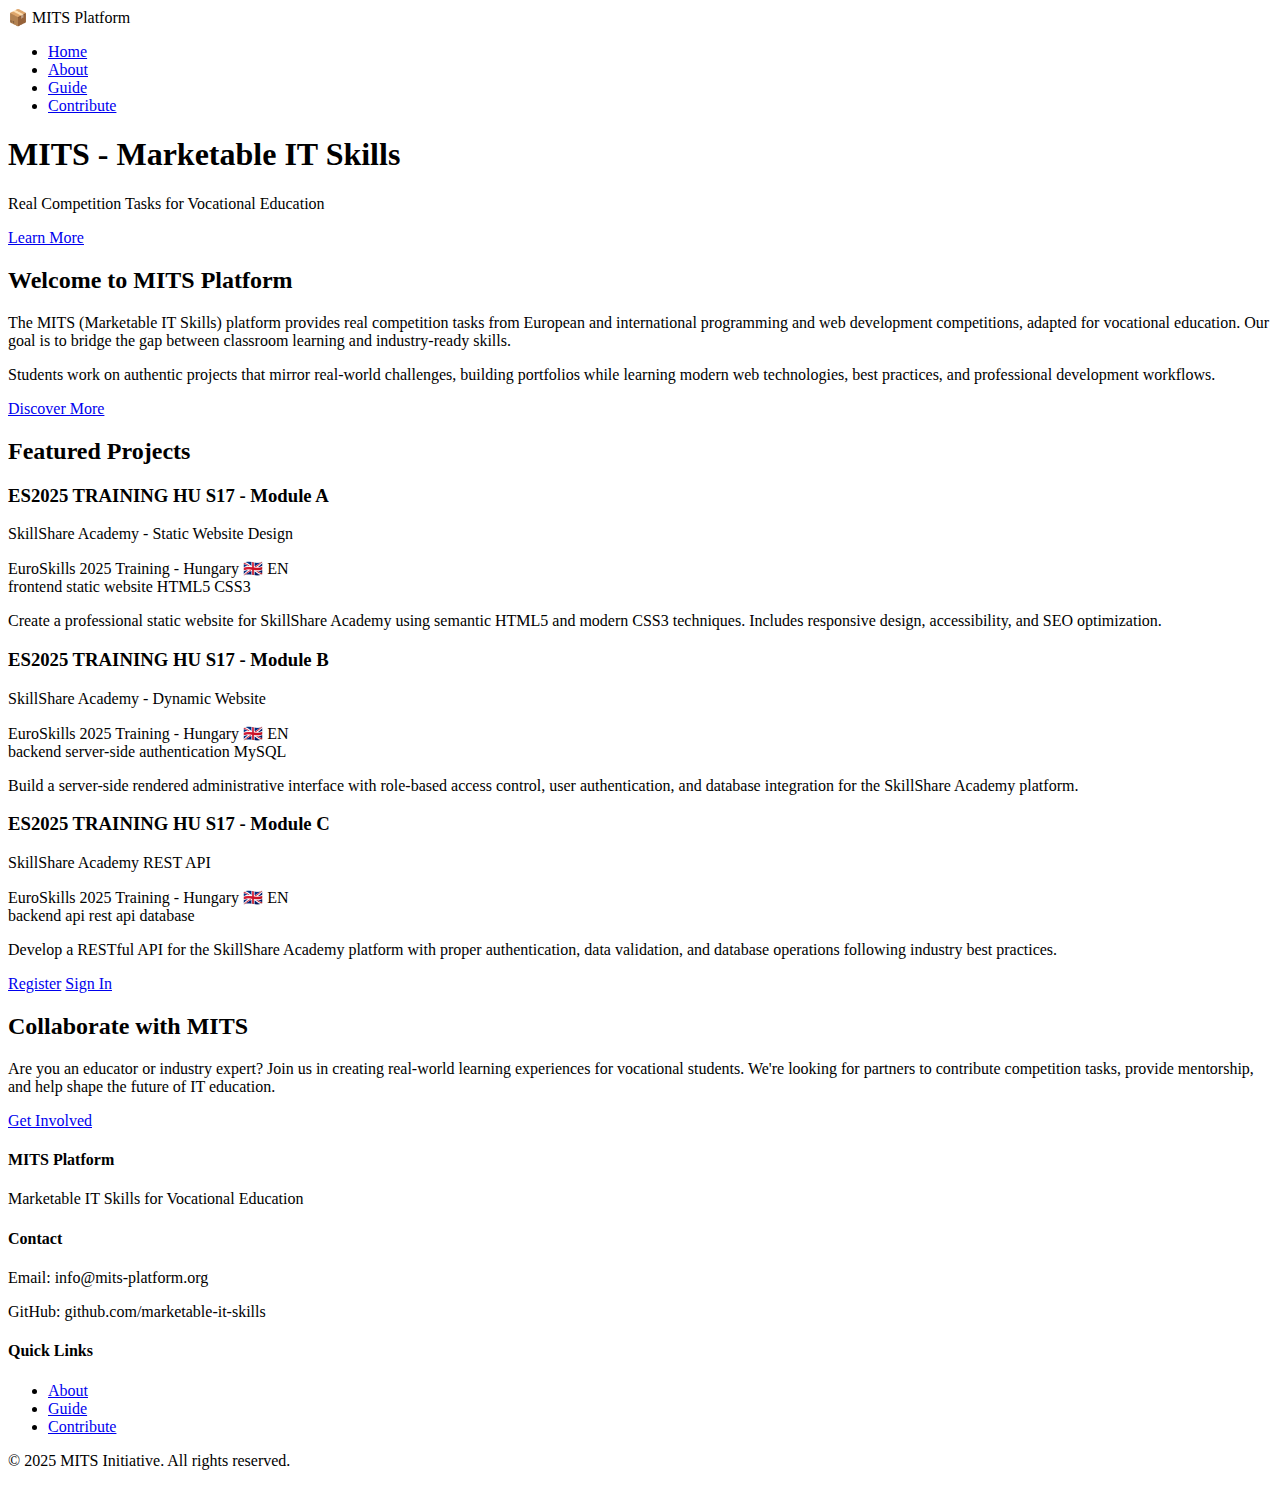
<file: module-1/solution/index.html>
<!DOCTYPE html>
<html lang="en">
  <head>
    <meta charset="UTF-8" />
    <meta name="viewport" content="width=device-width, initial-scale=1.0" />
    <meta
      name="description"
      content="MITS - Marketable IT Skills platform for vocational education"
    />
    <title>MITS - Marketable IT Skills Platform</title>

    <!-- CSS Files -->
    <link rel="stylesheet" href="css/base.css" />
    <link rel="stylesheet" href="css/layout.css" />
    <link rel="stylesheet" href="css/index.css" />
  </head>
  <body>
    <!-- Header with Navigation -->
    <header>
      <div class="container">
        <div class="logo">
          <span class="logo-icon">📦</span>
          <span>MITS Platform</span>
        </div>
        <nav>
          <ul>
            <li><a href="index.html" class="active">Home</a></li>
            <li><a href="about.html">About</a></li>
            <li><a href="guide.html">Guide</a></li>
            <li><a href="contribute.html">Contribute</a></li>
          </ul>
        </nav>
      </div>
    </header>

    <!-- Main Content -->
    <main>
      <!-- Hero Section -->
      <section class="hero">
        <div class="container">
          <h1>MITS - Marketable IT Skills</h1>
          <p class="subtitle">Real Competition Tasks for Vocational Education</p>
          <a href="about.html" class="btn">Learn More</a>
        </div>
      </section>

      <!-- Introduction Section -->
      <section class="intro">
        <div class="container">
          <h2>Welcome to MITS Platform</h2>
          <p>
            The MITS (Marketable IT Skills) platform provides real competition tasks
            from European and international programming and web development
            competitions, adapted for vocational education. Our goal is to bridge the
            gap between classroom learning and industry-ready skills.
          </p>
          <p>
            Students work on authentic projects that mirror real-world challenges,
            building portfolios while learning modern web technologies, best
            practices, and professional development workflows.
          </p>
          <a href="about.html" class="btn">Discover More</a>
        </div>
      </section>

      <!-- Featured Projects Section -->
      <section class="featured-projects">
        <div class="container">
          <h2>Featured Projects</h2>

          <div class="projects-grid">
            <!-- Project Card 1 -->
            <article class="project-card">
              <h3>ES2025 TRAINING HU S17 - Module A</h3>
              <p class="card-subtitle">SkillShare Academy - Static Website Design</p>

              <div class="badges">
                <span class="badge">EuroSkills 2025 Training - Hungary</span>
                <span class="badge-lang">🇬🇧 EN</span>
              </div>

              <div class="tags">
                <span class="tag">frontend</span>
                <span class="tag">static website</span>
                <span class="tag">HTML5</span>
                <span class="tag">CSS3</span>
              </div>

              <p class="card-description">
                Create a professional static website for SkillShare Academy using
                semantic HTML5 and modern CSS3 techniques. Includes responsive
                design, accessibility, and SEO optimization.
              </p>
            </article>

            <!-- Project Card 2 -->
            <article class="project-card">
              <h3>ES2025 TRAINING HU S17 - Module B</h3>
              <p class="card-subtitle">SkillShare Academy - Dynamic Website</p>

              <div class="badges">
                <span class="badge">EuroSkills 2025 Training - Hungary</span>
                <span class="badge-lang">🇬🇧 EN</span>
              </div>

              <div class="tags">
                <span class="tag">backend</span>
                <span class="tag">server-side</span>
                <span class="tag">authentication</span>
                <span class="tag">MySQL</span>
              </div>

              <p class="card-description">
                Build a server-side rendered administrative interface with role-based
                access control, user authentication, and database integration for the
                SkillShare Academy platform.
              </p>
            </article>

            <!-- Project Card 3 -->
            <article class="project-card">
              <h3>ES2025 TRAINING HU S17 - Module C</h3>
              <p class="card-subtitle">SkillShare Academy REST API</p>

              <div class="badges">
                <span class="badge">EuroSkills 2025 Training - Hungary</span>
                <span class="badge-lang">🇬🇧 EN</span>
              </div>

              <div class="tags">
                <span class="tag">backend</span>
                <span class="tag">api</span>
                <span class="tag">rest api</span>
                <span class="tag">database</span>
              </div>

              <p class="card-description">
                Develop a RESTful API for the SkillShare Academy platform with proper
                authentication, data validation, and database operations following
                industry best practices.
              </p>
            </article>
          </div>

          <!-- Call-to-Action Buttons -->
          <div class="cta-buttons">
            <a href="guide.html" class="btn btn-primary">Register</a>
            <a href="guide.html" class="btn btn-secondary">Sign In</a>
          </div>
        </div>
      </section>

      <!-- Collaboration Section -->
      <section class="collaboration">
        <div class="container">
          <h2>Collaborate with MITS</h2>
          <p>
            Are you an educator or industry expert? Join us in creating real-world
            learning experiences for vocational students. We're looking for partners
            to contribute competition tasks, provide mentorship, and help shape the
            future of IT education.
          </p>
          <a href="contribute.html" class="btn">Get Involved</a>
        </div>
      </section>
    </main>

    <!-- Footer -->
    <footer>
      <div class="container">
        <div class="footer-content">
          <div class="footer-section">
            <h4>MITS Platform</h4>
            <p>Marketable IT Skills for Vocational Education</p>
          </div>

          <div class="footer-section">
            <h4>Contact</h4>
            <p>Email: info@mits-platform.org</p>
            <p>GitHub: github.com/marketable-it-skills</p>
          </div>

          <div class="footer-section">
            <h4>Quick Links</h4>
            <ul>
              <li><a href="about.html">About</a></li>
              <li><a href="guide.html">Guide</a></li>
              <li><a href="contribute.html">Contribute</a></li>
            </ul>
          </div>
        </div>

        <div class="footer-bottom">
          <p>&copy; 2025 MITS Initiative. All rights reserved.</p>
        </div>
      </div>
    </footer>
  </body>
</html>
</file>
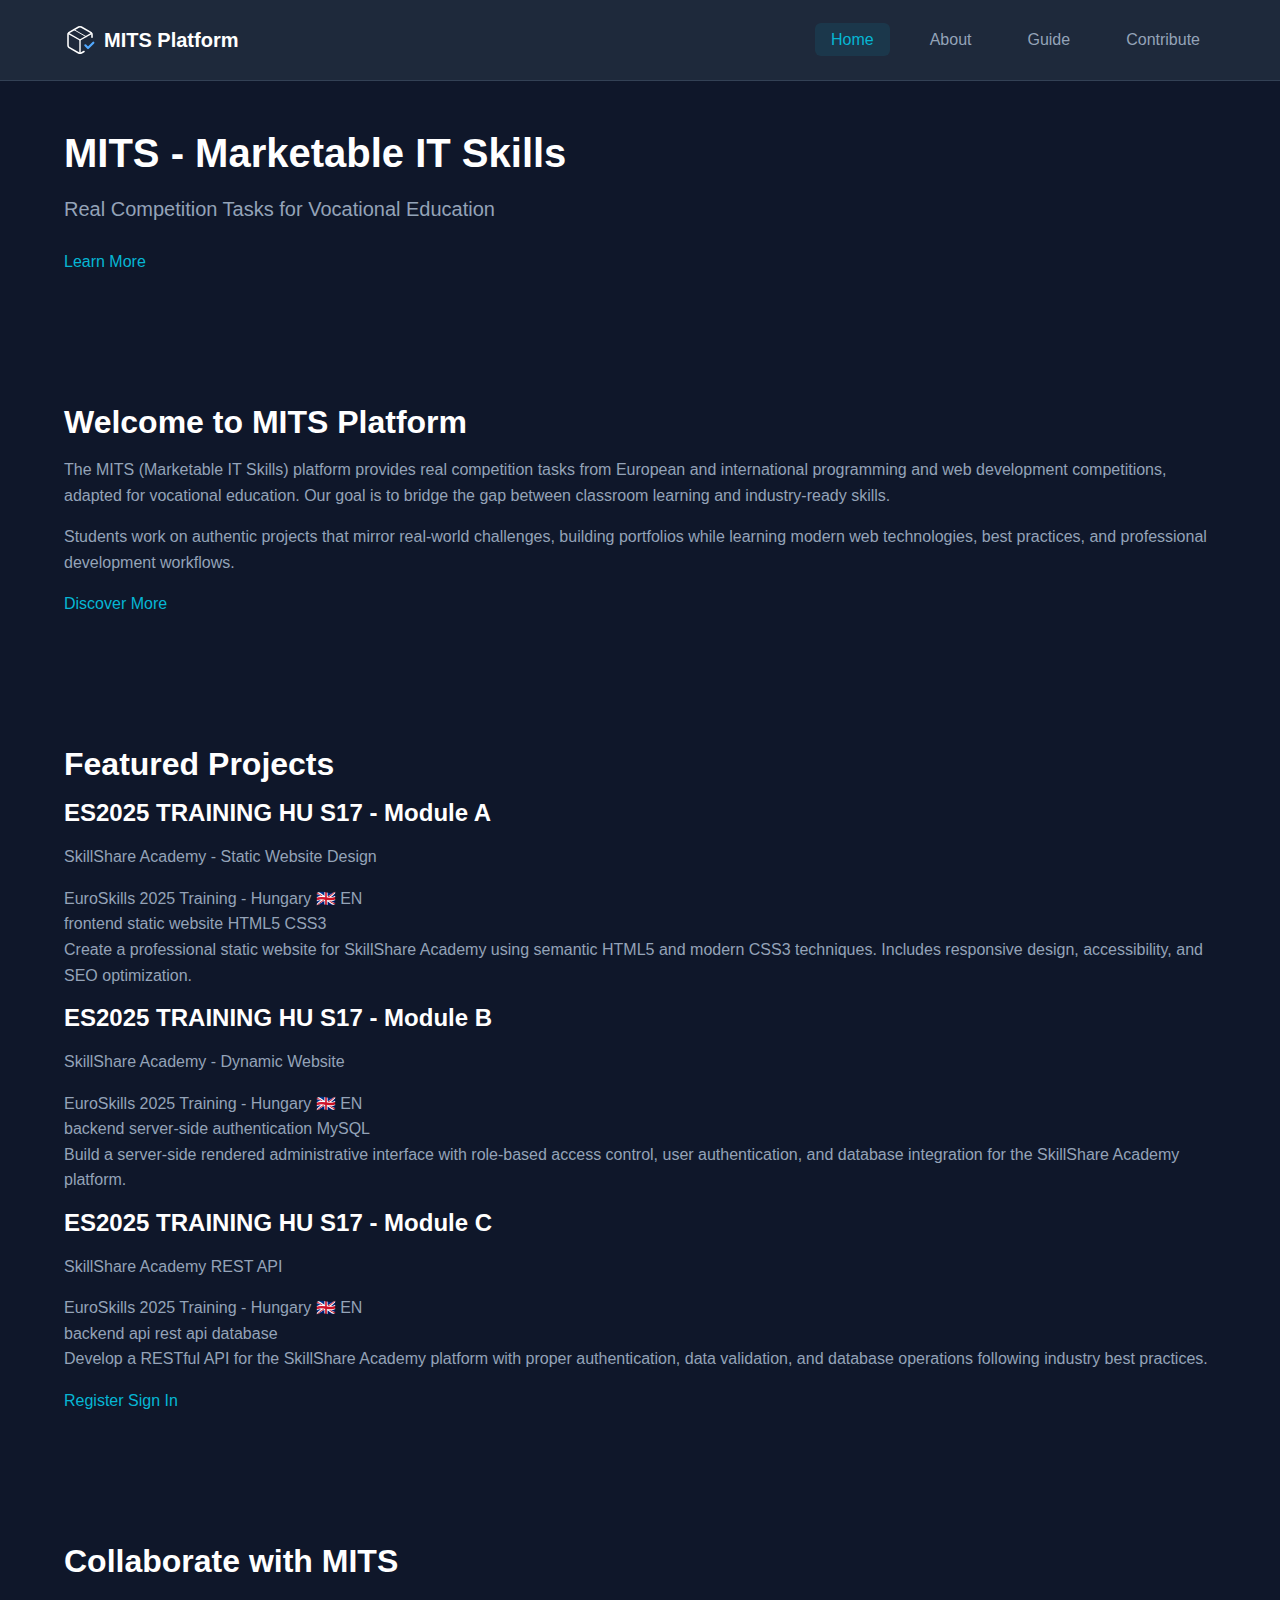
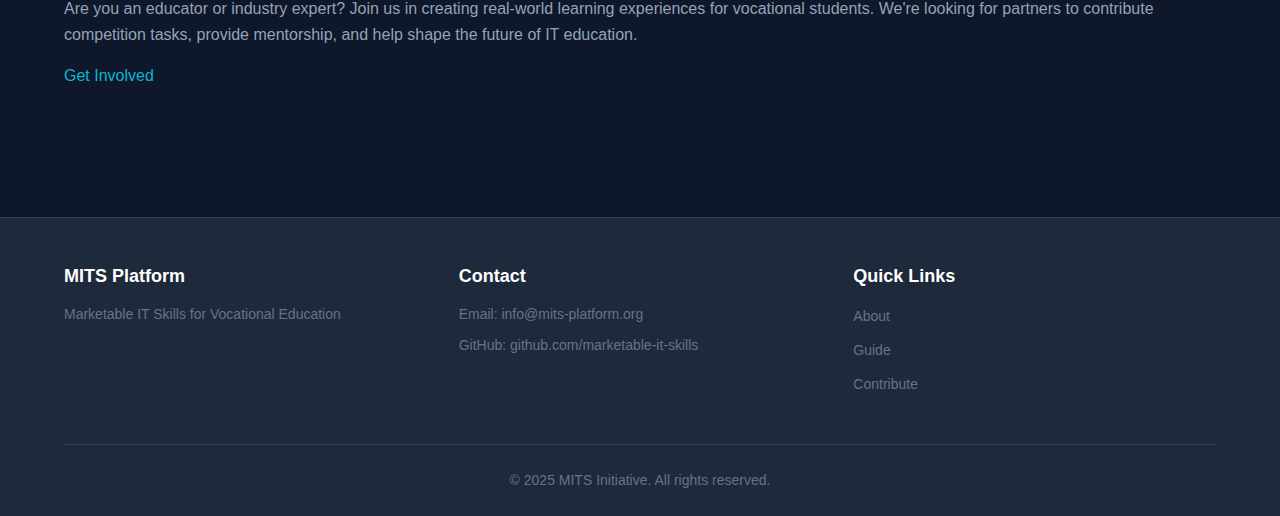
<file: module-2/solution/index.html>
<!DOCTYPE html>
<html lang="en">
  <head>
    <meta charset="UTF-8" />
    <meta name="viewport" content="width=device-width, initial-scale=1.0" />
    <meta
      name="description"
      content="MITS - Marketable IT Skills platform for vocational education"
    />
    <title>MITS - Marketable IT Skills Platform</title>

    <!-- CSS Files -->
    <link rel="stylesheet" href="css/base.css" />
    <link rel="stylesheet" href="css/layout.css" />
    <link rel="stylesheet" href="css/index.css" />
  </head>
  <body>
    <!-- Header with Navigation -->
    <header>
      <div class="container">
        <div class="logo">
          <img src="assets/images/logo-dark.svg" alt="MITS Logo" class="logo-icon" />
          <span>MITS Platform</span>
        </div>
        <nav>
          <ul>
            <li><a href="index.html" class="active">Home</a></li>
            <li><a href="about.html">About</a></li>
            <li><a href="guide.html">Guide</a></li>
            <li><a href="contribute.html">Contribute</a></li>
          </ul>
        </nav>
      </div>
    </header>

    <!-- Main Content -->
    <main>
      <!-- Hero Section -->
      <section class="hero">
        <div class="container">
          <h1>MITS - Marketable IT Skills</h1>
          <p class="subtitle">Real Competition Tasks for Vocational Education</p>
          <a href="about.html" class="btn">Learn More</a>
        </div>
      </section>

      <!-- Introduction Section -->
      <section class="intro">
        <div class="container">
          <h2>Welcome to MITS Platform</h2>
          <p>
            The MITS (Marketable IT Skills) platform provides real competition tasks
            from European and international programming and web development
            competitions, adapted for vocational education. Our goal is to bridge the
            gap between classroom learning and industry-ready skills.
          </p>
          <p>
            Students work on authentic projects that mirror real-world challenges,
            building portfolios while learning modern web technologies, best
            practices, and professional development workflows.
          </p>
          <a href="about.html" class="btn">Discover More</a>
        </div>
      </section>

      <!-- Featured Projects Section -->
      <section class="featured-projects">
        <div class="container">
          <h2>Featured Projects</h2>

          <div class="projects-grid">
            <!-- Project Card 1 -->
            <article class="project-card">
              <h3>ES2025 TRAINING HU S17 - Module A</h3>
              <p class="card-subtitle">SkillShare Academy - Static Website Design</p>

              <div class="badges">
                <span class="badge">EuroSkills 2025 Training - Hungary</span>
                <span class="badge-lang">🇬🇧 EN</span>
              </div>

              <div class="tags">
                <span class="tag">frontend</span>
                <span class="tag">static website</span>
                <span class="tag">HTML5</span>
                <span class="tag">CSS3</span>
              </div>

              <p class="card-description">
                Create a professional static website for SkillShare Academy using
                semantic HTML5 and modern CSS3 techniques. Includes responsive
                design, accessibility, and SEO optimization.
              </p>
            </article>

            <!-- Project Card 2 -->
            <article class="project-card">
              <h3>ES2025 TRAINING HU S17 - Module B</h3>
              <p class="card-subtitle">SkillShare Academy - Dynamic Website</p>

              <div class="badges">
                <span class="badge">EuroSkills 2025 Training - Hungary</span>
                <span class="badge-lang">🇬🇧 EN</span>
              </div>

              <div class="tags">
                <span class="tag">backend</span>
                <span class="tag">server-side</span>
                <span class="tag">authentication</span>
                <span class="tag">MySQL</span>
              </div>

              <p class="card-description">
                Build a server-side rendered administrative interface with role-based
                access control, user authentication, and database integration for the
                SkillShare Academy platform.
              </p>
            </article>

            <!-- Project Card 3 -->
            <article class="project-card">
              <h3>ES2025 TRAINING HU S17 - Module C</h3>
              <p class="card-subtitle">SkillShare Academy REST API</p>

              <div class="badges">
                <span class="badge">EuroSkills 2025 Training - Hungary</span>
                <span class="badge-lang">🇬🇧 EN</span>
              </div>

              <div class="tags">
                <span class="tag">backend</span>
                <span class="tag">api</span>
                <span class="tag">rest api</span>
                <span class="tag">database</span>
              </div>

              <p class="card-description">
                Develop a RESTful API for the SkillShare Academy platform with proper
                authentication, data validation, and database operations following
                industry best practices.
              </p>
            </article>
          </div>

          <!-- Call-to-Action Buttons -->
          <div class="cta-buttons">
            <a href="guide.html" class="btn btn-primary">Register</a>
            <a href="guide.html" class="btn btn-secondary">Sign In</a>
          </div>
        </div>
      </section>

      <!-- Collaboration Section -->
      <section class="collaboration">
        <div class="container">
          <h2>Collaborate with MITS</h2>
          <p>
            Are you an educator or industry expert? Join us in creating real-world
            learning experiences for vocational students. We're looking for partners
            to contribute competition tasks, provide mentorship, and help shape the
            future of IT education.
          </p>
          <a href="contribute.html" class="btn">Get Involved</a>
        </div>
      </section>
    </main>

    <!-- Footer -->
    <footer>
      <div class="container">
        <div class="footer-content">
          <div class="footer-section">
            <h4>MITS Platform</h4>
            <p>Marketable IT Skills for Vocational Education</p>
          </div>

          <div class="footer-section">
            <h4>Contact</h4>
            <p>Email: info@mits-platform.org</p>
            <p>GitHub: github.com/marketable-it-skills</p>
          </div>

          <div class="footer-section">
            <h4>Quick Links</h4>
            <ul>
              <li><a href="about.html">About</a></li>
              <li><a href="guide.html">Guide</a></li>
              <li><a href="contribute.html">Contribute</a></li>
            </ul>
          </div>
        </div>

        <div class="footer-bottom">
          <p>&copy; 2025 MITS Initiative. All rights reserved.</p>
        </div>
      </div>
    </footer>
  </body>
</html>
</file>
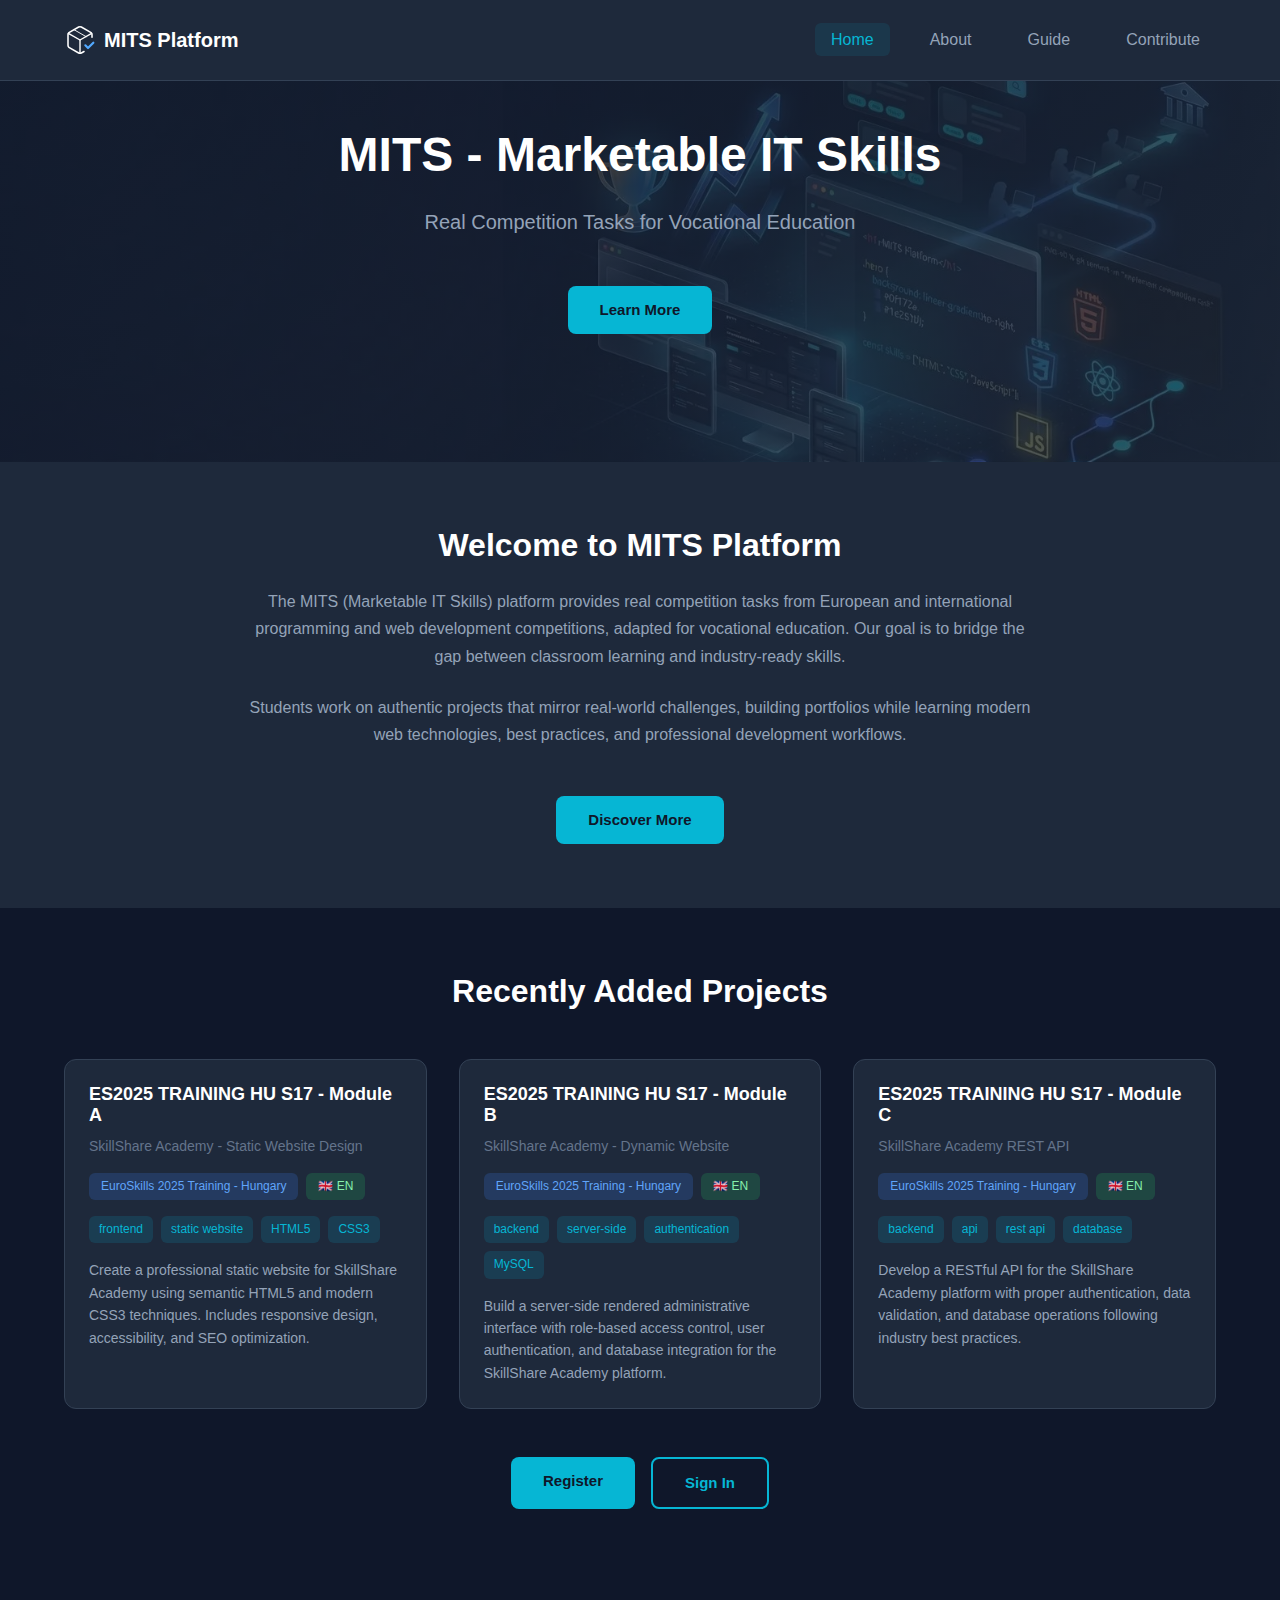
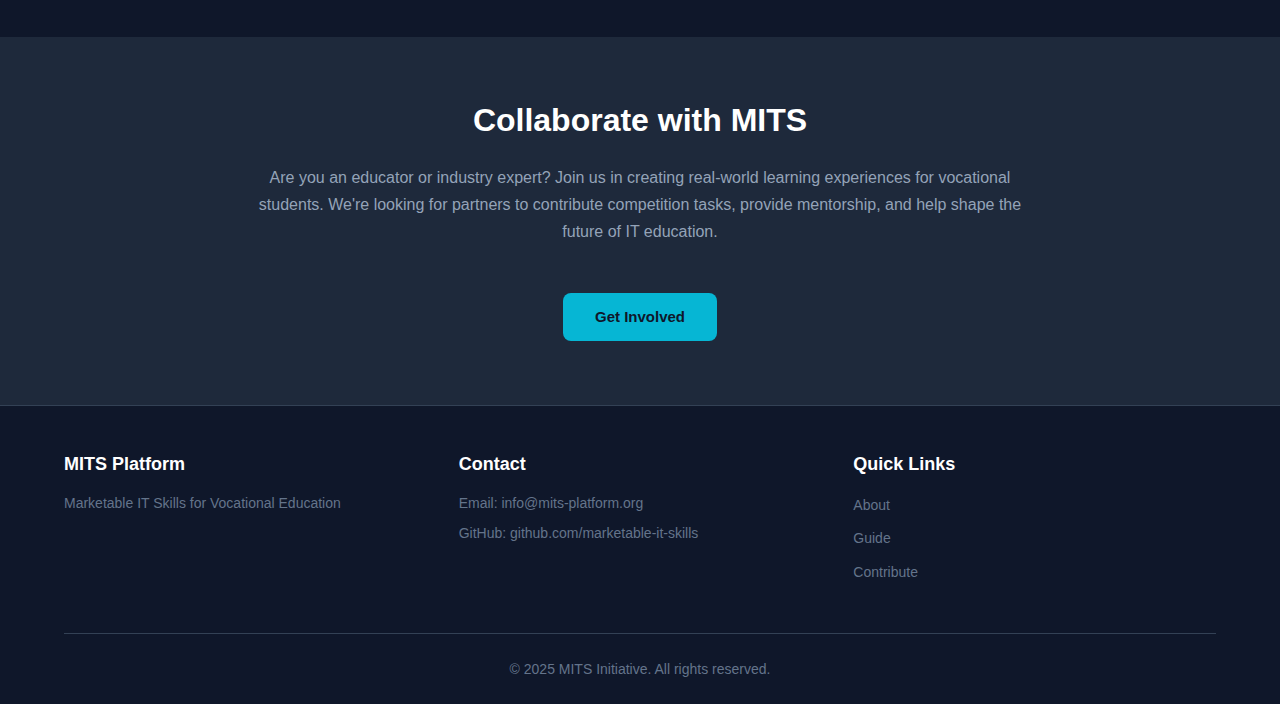
<file: module-3/solution/index.html>
<!DOCTYPE html>
<html lang="en">
  <head>
    <meta charset="UTF-8" />
    <meta name="viewport" content="width=device-width, initial-scale=1.0" />
    <meta
      name="description"
      content="MITS - Marketable IT Skills platform for vocational education"
    />
    <title>MITS - Marketable IT Skills Platform</title>

    <!-- CSS Files -->
    <link rel="stylesheet" href="css/base.css" />
    <link rel="stylesheet" href="css/layout.css" />
    <link rel="stylesheet" href="css/index.css" />
  </head>
  <body>
    <!-- Header with Navigation -->
    <header>
      <div class="container">
        <div class="logo">
          <img src="assets/images/logo-dark.svg" alt="MITS Logo" class="logo-icon" />
          <span>MITS Platform</span>
        </div>
        <nav>
          <ul>
            <li><a href="index.html" class="active">Home</a></li>
            <li><a href="about.html">About</a></li>
            <li><a href="guide.html">Guide</a></li>
            <li><a href="contribute.html">Contribute</a></li>
          </ul>
        </nav>
      </div>
    </header>

    <!-- Main Content -->
    <main>
      <!-- Hero Section -->
      <section class="hero">
        <div class="container">
          <h1>MITS - Marketable IT Skills</h1>
          <p class="subtitle">Real Competition Tasks for Vocational Education</p>
          <a href="about.html" class="btn btn-primary">Learn More</a>
        </div>
      </section>

      <!-- Introduction Section -->
      <section class="intro">
        <div class="container">
          <h2>Welcome to MITS Platform</h2>
          <p>
            The MITS (Marketable IT Skills) platform provides real competition tasks
            from European and international programming and web development
            competitions, adapted for vocational education. Our goal is to bridge the
            gap between classroom learning and industry-ready skills.
          </p>
          <p>
            Students work on authentic projects that mirror real-world challenges,
            building portfolios while learning modern web technologies, best
            practices, and professional development workflows.
          </p>
          <a href="about.html" class="btn btn-primary">Discover More</a>
        </div>
      </section>

      <!-- Recently Added Projects Section -->
      <section class="featured-projects">
        <div class="container">
          <h2>Recently Added Projects</h2>

          <div class="projects-grid">
            <!-- Project Card 1 -->
            <article class="project-card">
              <h3>ES2025 TRAINING HU S17 - Module A</h3>
              <p class="card-subtitle">SkillShare Academy - Static Website Design</p>

              <div class="badges">
                <span class="badge">EuroSkills 2025 Training - Hungary</span>
                <span class="badge-lang">🇬🇧 EN</span>
              </div>

              <div class="tags">
                <span class="tag">frontend</span>
                <span class="tag">static website</span>
                <span class="tag">HTML5</span>
                <span class="tag">CSS3</span>
              </div>

              <p class="card-description">
                Create a professional static website for SkillShare Academy using
                semantic HTML5 and modern CSS3 techniques. Includes responsive
                design, accessibility, and SEO optimization.
              </p>
            </article>

            <!-- Project Card 2 -->
            <article class="project-card">
              <h3>ES2025 TRAINING HU S17 - Module B</h3>
              <p class="card-subtitle">SkillShare Academy - Dynamic Website</p>

              <div class="badges">
                <span class="badge">EuroSkills 2025 Training - Hungary</span>
                <span class="badge-lang">🇬🇧 EN</span>
              </div>

              <div class="tags">
                <span class="tag">backend</span>
                <span class="tag">server-side</span>
                <span class="tag">authentication</span>
                <span class="tag">MySQL</span>
              </div>

              <p class="card-description">
                Build a server-side rendered administrative interface with role-based
                access control, user authentication, and database integration for the
                SkillShare Academy platform.
              </p>
            </article>

            <!-- Project Card 3 -->
            <article class="project-card">
              <h3>ES2025 TRAINING HU S17 - Module C</h3>
              <p class="card-subtitle">SkillShare Academy REST API</p>

              <div class="badges">
                <span class="badge">EuroSkills 2025 Training - Hungary</span>
                <span class="badge-lang">🇬🇧 EN</span>
              </div>

              <div class="tags">
                <span class="tag">backend</span>
                <span class="tag">api</span>
                <span class="tag">rest api</span>
                <span class="tag">database</span>
              </div>

              <p class="card-description">
                Develop a RESTful API for the SkillShare Academy platform with proper
                authentication, data validation, and database operations following
                industry best practices.
              </p>
            </article>
          </div>

          <!-- Call-to-Action Buttons -->
          <div class="cta-buttons">
            <a href="guide.html" class="btn btn-primary">Register</a>
            <a href="guide.html" class="btn btn-secondary">Sign In</a>
          </div>
        </div>
      </section>

      <!-- Collaboration Section -->
      <section class="collaboration">
        <div class="container">
          <h2>Collaborate with MITS</h2>
          <p>
            Are you an educator or industry expert? Join us in creating real-world
            learning experiences for vocational students. We're looking for partners
            to contribute competition tasks, provide mentorship, and help shape the
            future of IT education.
          </p>
          <a href="contribute.html" class="btn btn-primary">Get Involved</a>
        </div>
      </section>
    </main>

    <!-- Footer -->
    <footer>
      <div class="container">
        <div class="footer-content">
          <div class="footer-section">
            <h4>MITS Platform</h4>
            <p>Marketable IT Skills for Vocational Education</p>
          </div>

          <div class="footer-section">
            <h4>Contact</h4>
            <p>Email: info@mits-platform.org</p>
            <p>GitHub: github.com/marketable-it-skills</p>
          </div>

          <div class="footer-section">
            <h4>Quick Links</h4>
            <ul>
              <li><a href="about.html">About</a></li>
              <li><a href="guide.html">Guide</a></li>
              <li><a href="contribute.html">Contribute</a></li>
            </ul>
          </div>
        </div>

        <div class="footer-bottom">
          <p>&copy; 2025 MITS Initiative. All rights reserved.</p>
        </div>
      </div>
    </footer>
  </body>
</html>
</file>
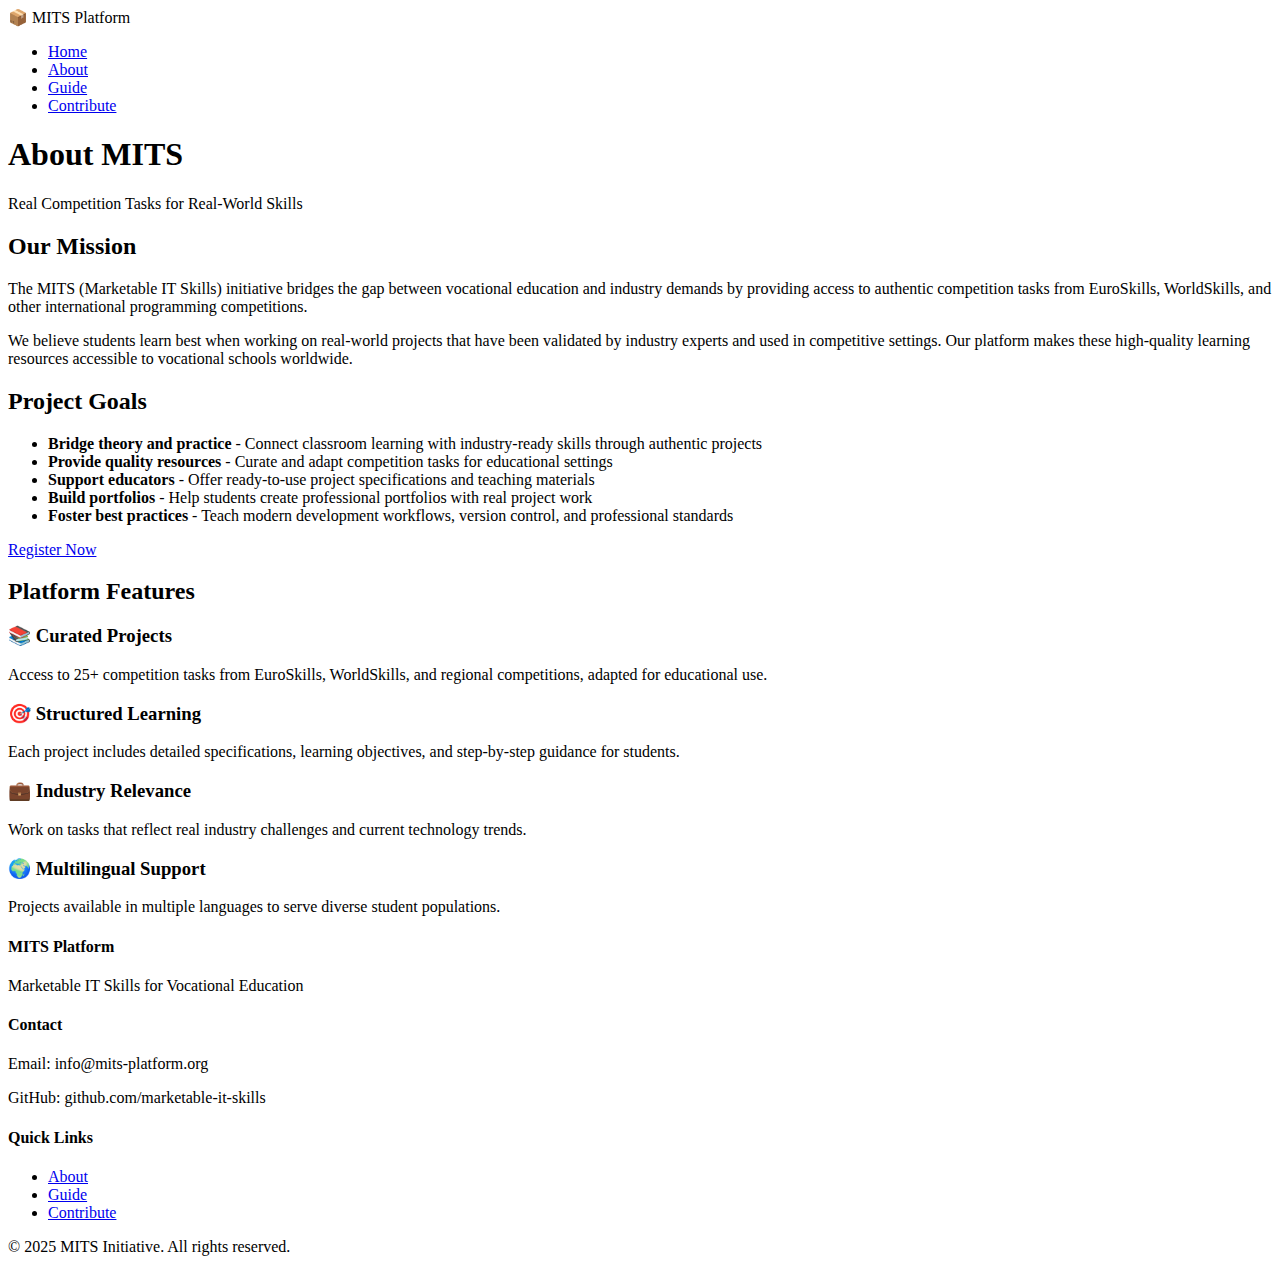
<file: module-1/solution/about.html>
<!DOCTYPE html>
<html lang="en">
  <head>
    <meta charset="UTF-8" />
    <meta name="viewport" content="width=device-width, initial-scale=1.0" />
    <meta
      name="description"
      content="Learn about the MITS platform and our mission"
    />
    <title>About MITS - Marketable IT Skills Platform</title>

    <!-- CSS Files -->
    <link rel="stylesheet" href="css/base.css" />
    <link rel="stylesheet" href="css/layout.css" />
    <link rel="stylesheet" href="css/about.css" />
  </head>
  <body>
    <!-- Header with Navigation -->
    <header>
      <div class="container">
        <div class="logo">
          <span class="logo-icon">📦</span>
          <span>MITS Platform</span>
        </div>
        <nav>
          <ul>
            <li><a href="index.html">Home</a></li>
            <li><a href="about.html" class="active">About</a></li>
            <li><a href="guide.html">Guide</a></li>
            <li><a href="contribute.html">Contribute</a></li>
          </ul>
        </nav>
      </div>
    </header>

    <!-- Main Content -->
    <main>
      <!-- Page Title Section -->
      <section class="page-title">
        <div class="container">
          <h1>About MITS</h1>
          <p class="subtitle">
            Real Competition Tasks for Real-World Skills
          </p>
        </div>
      </section>

      <!-- Mission Section -->
      <section class="mission">
        <div class="container">
          <h2>Our Mission</h2>
          <p>
            The MITS (Marketable IT Skills) initiative bridges the gap between
            vocational education and industry demands by providing access to
            authentic competition tasks from EuroSkills, WorldSkills, and other
            international programming competitions.
          </p>
          <p>
            We believe students learn best when working on real-world projects
            that have been validated by industry experts and used in competitive
            settings. Our platform makes these high-quality learning resources
            accessible to vocational schools worldwide.
          </p>
        </div>
      </section>

      <!-- Project Goals Section -->
      <section class="goals">
        <div class="container">
          <h2>Project Goals</h2>
          <ul class="goals-list">
            <li>
              <strong>Bridge theory and practice</strong> - Connect classroom
              learning with industry-ready skills through authentic projects
            </li>
            <li>
              <strong>Provide quality resources</strong> - Curate and adapt
              competition tasks for educational settings
            </li>
            <li>
              <strong>Support educators</strong> - Offer ready-to-use project
              specifications and teaching materials
            </li>
            <li>
              <strong>Build portfolios</strong> - Help students create
              professional portfolios with real project work
            </li>
            <li>
              <strong>Foster best practices</strong> - Teach modern development
              workflows, version control, and professional standards
            </li>
          </ul>
          <a href="guide.html" class="btn">Register Now</a>
        </div>
      </section>

      <!-- Platform Features Section -->
      <section class="features">
        <div class="container">
          <h2>Platform Features</h2>
          <div class="features-grid">
            <div class="feature">
              <h3>📚 Curated Projects</h3>
              <p>
                Access to 25+ competition tasks from EuroSkills, WorldSkills,
                and regional competitions, adapted for educational use.
              </p>
            </div>

            <div class="feature">
              <h3>🎯 Structured Learning</h3>
              <p>
                Each project includes detailed specifications, learning
                objectives, and step-by-step guidance for students.
              </p>
            </div>

            <div class="feature">
              <h3>💼 Industry Relevance</h3>
              <p>
                Work on tasks that reflect real industry challenges and current
                technology trends.
              </p>
            </div>

            <div class="feature">
              <h3>🌍 Multilingual Support</h3>
              <p>
                Projects available in multiple languages to serve diverse
                student populations.
              </p>
            </div>
          </div>
        </div>
      </section>
    </main>

    <!-- Footer -->
    <footer>
      <div class="container">
        <div class="footer-content">
          <div class="footer-section">
            <h4>MITS Platform</h4>
            <p>Marketable IT Skills for Vocational Education</p>
          </div>

          <div class="footer-section">
            <h4>Contact</h4>
            <p>Email: info@mits-platform.org</p>
            <p>GitHub: github.com/marketable-it-skills</p>
          </div>

          <div class="footer-section">
            <h4>Quick Links</h4>
            <ul>
              <li><a href="about.html">About</a></li>
              <li><a href="guide.html">Guide</a></li>
              <li><a href="contribute.html">Contribute</a></li>
            </ul>
          </div>
        </div>

        <div class="footer-bottom">
          <p>&copy; 2025 MITS Initiative. All rights reserved.</p>
        </div>
      </div>
    </footer>
  </body>
</html>
</file>
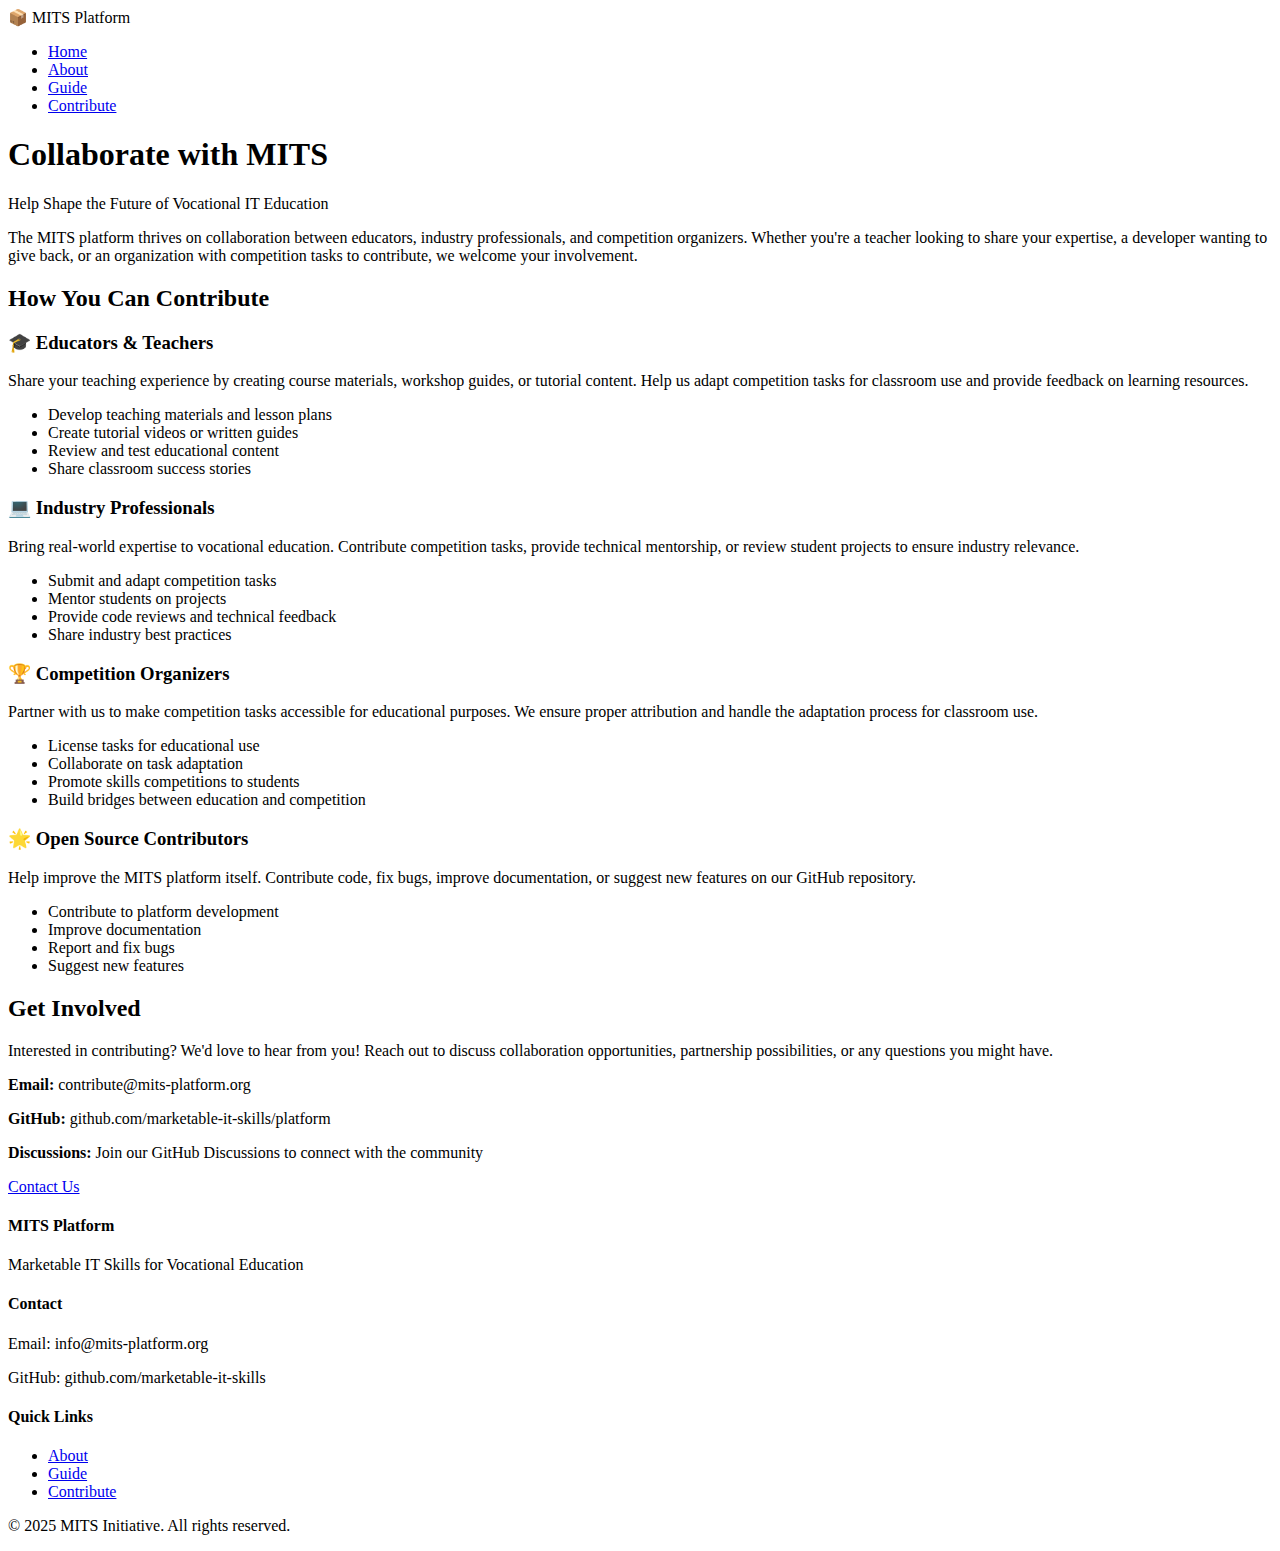
<file: module-1/solution/contribute.html>
<!DOCTYPE html>
<html lang="en">
  <head>
    <meta charset="UTF-8" />
    <meta name="viewport" content="width=device-width, initial-scale=1.0" />
    <meta
      name="description"
      content="Collaborate with MITS - Contribute to vocational IT education"
    />
    <title>Collaborate - MITS Platform</title>

    <!-- CSS Files -->
    <link rel="stylesheet" href="css/base.css" />
    <link rel="stylesheet" href="css/layout.css" />
    <link rel="stylesheet" href="css/contribute.css" />
  </head>
  <body>
    <!-- Header with Navigation -->
    <header>
      <div class="container">
        <div class="logo">
          <span class="logo-icon">📦</span>
          <span>MITS Platform</span>
        </div>
        <nav>
          <ul>
            <li><a href="index.html">Home</a></li>
            <li><a href="about.html">About</a></li>
            <li><a href="guide.html">Guide</a></li>
            <li><a href="contribute.html" class="active">Contribute</a></li>
          </ul>
        </nav>
      </div>
    </header>

    <!-- Main Content -->
    <main>
      <!-- Page Title Section -->
      <section class="page-title">
        <div class="container">
          <h1>Collaborate with MITS</h1>
          <p class="subtitle">
            Help Shape the Future of Vocational IT Education
          </p>
        </div>
      </section>

      <!-- Introduction Section -->
      <section class="intro">
        <div class="container">
          <p>
            The MITS platform thrives on collaboration between educators,
            industry professionals, and competition organizers. Whether you're a
            teacher looking to share your expertise, a developer wanting to give
            back, or an organization with competition tasks to contribute, we
            welcome your involvement.
          </p>
        </div>
      </section>

      <!-- Contribution Opportunities Section -->
      <section class="opportunities">
        <div class="container">
          <h2>How You Can Contribute</h2>

          <div class="opportunity">
            <h3>🎓 Educators & Teachers</h3>
            <p>
              Share your teaching experience by creating course materials,
              workshop guides, or tutorial content. Help us adapt competition
              tasks for classroom use and provide feedback on learning
              resources.
            </p>
            <ul>
              <li>Develop teaching materials and lesson plans</li>
              <li>Create tutorial videos or written guides</li>
              <li>Review and test educational content</li>
              <li>Share classroom success stories</li>
            </ul>
          </div>

          <div class="opportunity">
            <h3>💻 Industry Professionals</h3>
            <p>
              Bring real-world expertise to vocational education. Contribute
              competition tasks, provide technical mentorship, or review student
              projects to ensure industry relevance.
            </p>
            <ul>
              <li>Submit and adapt competition tasks</li>
              <li>Mentor students on projects</li>
              <li>Provide code reviews and technical feedback</li>
              <li>Share industry best practices</li>
            </ul>
          </div>

          <div class="opportunity">
            <h3>🏆 Competition Organizers</h3>
            <p>
              Partner with us to make competition tasks accessible for
              educational purposes. We ensure proper attribution and handle the
              adaptation process for classroom use.
            </p>
            <ul>
              <li>License tasks for educational use</li>
              <li>Collaborate on task adaptation</li>
              <li>Promote skills competitions to students</li>
              <li>Build bridges between education and competition</li>
            </ul>
          </div>

          <div class="opportunity">
            <h3>🌟 Open Source Contributors</h3>
            <p>
              Help improve the MITS platform itself. Contribute code, fix bugs,
              improve documentation, or suggest new features on our GitHub
              repository.
            </p>
            <ul>
              <li>Contribute to platform development</li>
              <li>Improve documentation</li>
              <li>Report and fix bugs</li>
              <li>Suggest new features</li>
            </ul>
          </div>
        </div>
      </section>

      <!-- Get Involved Section -->
      <section class="get-involved">
        <div class="container">
          <h2>Get Involved</h2>
          <p>
            Interested in contributing? We'd love to hear from you! Reach out to
            discuss collaboration opportunities, partnership possibilities, or
            any questions you might have.
          </p>

          <div class="contact-info">
            <p><strong>Email:</strong> contribute@mits-platform.org</p>
            <p>
              <strong>GitHub:</strong> github.com/marketable-it-skills/platform
            </p>
            <p>
              <strong>Discussions:</strong> Join our GitHub Discussions to
              connect with the community
            </p>
          </div>

          <a href="#" class="btn btn-primary">Contact Us</a>
        </div>
      </section>
    </main>

    <!-- Footer -->
    <footer>
      <div class="container">
        <div class="footer-content">
          <div class="footer-section">
            <h4>MITS Platform</h4>
            <p>Marketable IT Skills for Vocational Education</p>
          </div>

          <div class="footer-section">
            <h4>Contact</h4>
            <p>Email: info@mits-platform.org</p>
            <p>GitHub: github.com/marketable-it-skills</p>
          </div>

          <div class="footer-section">
            <h4>Quick Links</h4>
            <ul>
              <li><a href="about.html">About</a></li>
              <li><a href="guide.html">Guide</a></li>
              <li><a href="contribute.html">Contribute</a></li>
            </ul>
          </div>
        </div>

        <div class="footer-bottom">
          <p>&copy; 2025 MITS Initiative. All rights reserved.</p>
        </div>
      </div>
    </footer>
  </body>
</html>
</file>
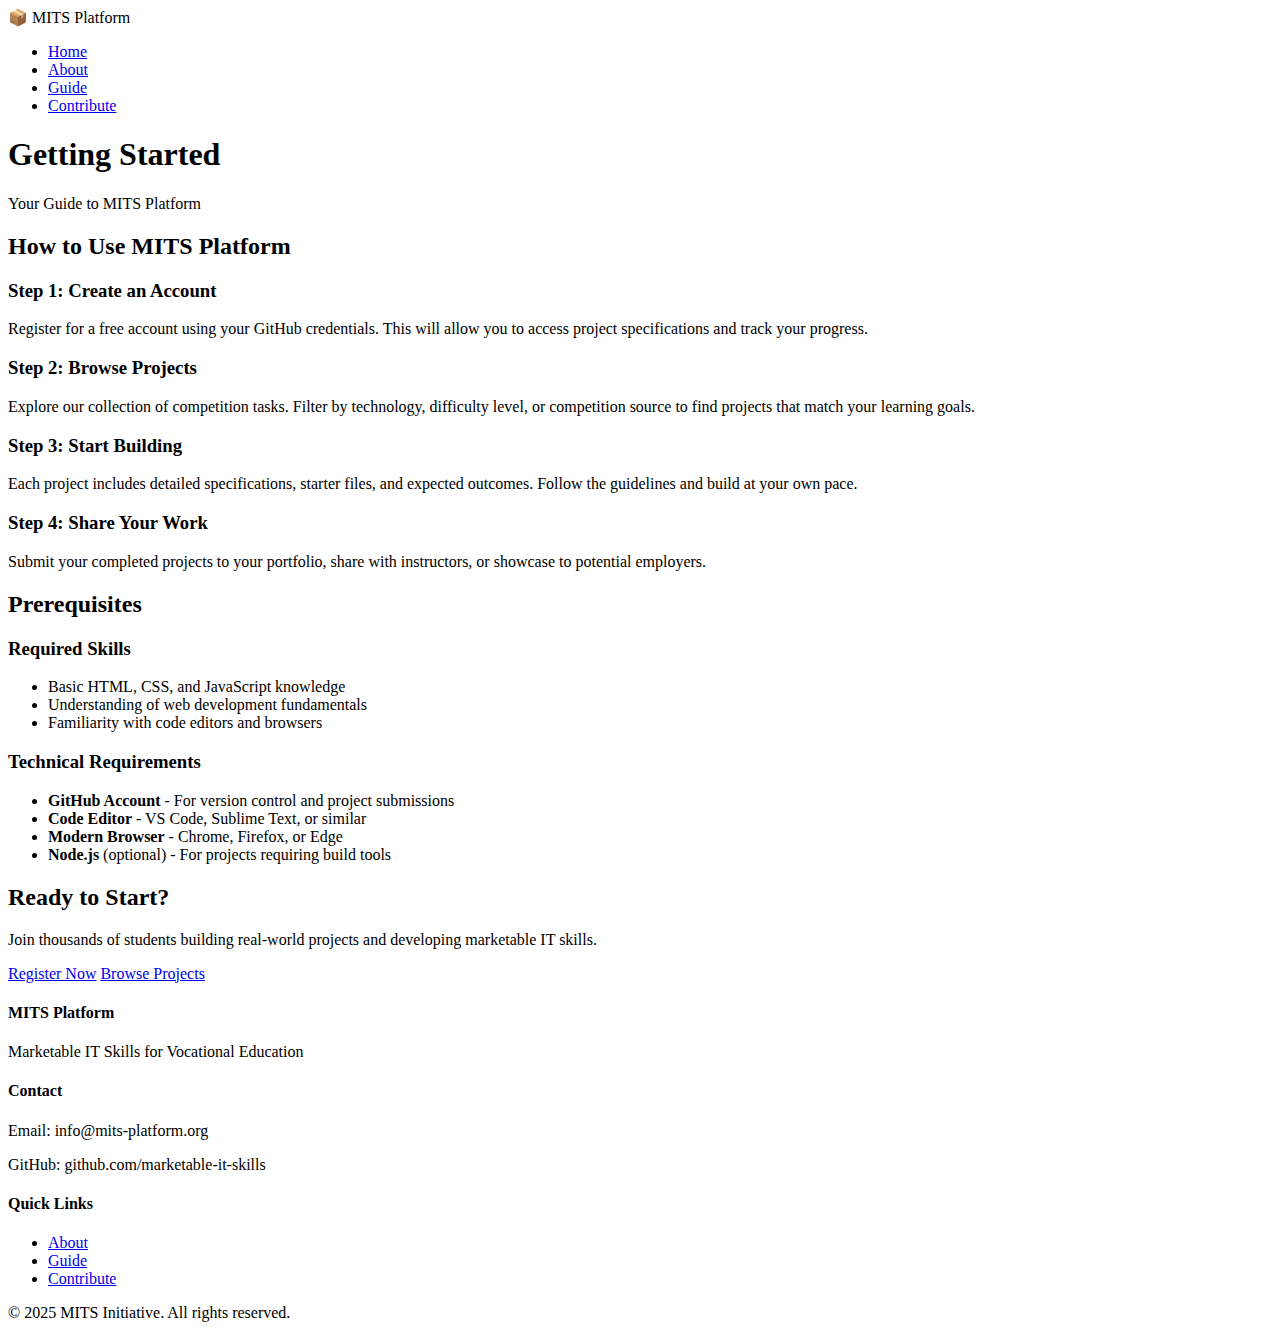
<file: module-1/solution/guide.html>
<!DOCTYPE html>
<html lang="en">
  <head>
    <meta charset="UTF-8" />
    <meta name="viewport" content="width=device-width, initial-scale=1.0" />
    <meta
      name="description"
      content="Getting started with MITS platform - Registration and user guide"
    />
    <title>Getting Started - MITS Platform</title>

    <!-- CSS Files -->
    <link rel="stylesheet" href="css/base.css" />
    <link rel="stylesheet" href="css/layout.css" />
    <link rel="stylesheet" href="css/guide.css" />
  </head>
  <body>
    <!-- Header with Navigation -->
    <header>
      <div class="container">
        <div class="logo">
          <span class="logo-icon">📦</span>
          <span>MITS Platform</span>
        </div>
        <nav>
          <ul>
            <li><a href="index.html">Home</a></li>
            <li><a href="about.html">About</a></li>
            <li><a href="guide.html" class="active">Guide</a></li>
            <li><a href="contribute.html">Contribute</a></li>
          </ul>
        </nav>
      </div>
    </header>

    <!-- Main Content -->
    <main>
      <!-- Page Title Section -->
      <section class="page-title">
        <div class="container">
          <h1>Getting Started</h1>
          <p class="subtitle">Your Guide to MITS Platform</p>
        </div>
      </section>

      <!-- How to Use Section -->
      <section class="how-to-use">
        <div class="container">
          <h2>How to Use MITS Platform</h2>

          <div class="step">
            <h3>Step 1: Create an Account</h3>
            <p>
              Register for a free account using your GitHub credentials. This
              will allow you to access project specifications and track your
              progress.
            </p>
          </div>

          <div class="step">
            <h3>Step 2: Browse Projects</h3>
            <p>
              Explore our collection of competition tasks. Filter by technology,
              difficulty level, or competition source to find projects that
              match your learning goals.
            </p>
          </div>

          <div class="step">
            <h3>Step 3: Start Building</h3>
            <p>
              Each project includes detailed specifications, starter files, and
              expected outcomes. Follow the guidelines and build at your own
              pace.
            </p>
          </div>

          <div class="step">
            <h3>Step 4: Share Your Work</h3>
            <p>
              Submit your completed projects to your portfolio, share with
              instructors, or showcase to potential employers.
            </p>
          </div>
        </div>
      </section>

      <!-- Prerequisites Section -->
      <section class="prerequisites">
        <div class="container">
          <h2>Prerequisites</h2>

          <h3>Required Skills</h3>
          <ul>
            <li>Basic HTML, CSS, and JavaScript knowledge</li>
            <li>Understanding of web development fundamentals</li>
            <li>Familiarity with code editors and browsers</li>
          </ul>

          <h3>Technical Requirements</h3>
          <ul>
            <li>
              <strong>GitHub Account</strong> - For version control and project
              submissions
            </li>
            <li>
              <strong>Code Editor</strong> - VS Code, Sublime Text, or similar
            </li>
            <li><strong>Modern Browser</strong> - Chrome, Firefox, or Edge</li>
            <li>
              <strong>Node.js</strong> (optional) - For projects requiring build
              tools
            </li>
          </ul>
        </div>
      </section>

      <!-- Call-to-Action Section -->
      <section class="cta">
        <div class="container">
          <h2>Ready to Start?</h2>
          <p>
            Join thousands of students building real-world projects and
            developing marketable IT skills.
          </p>
          <div class="cta-buttons">
            <a href="#" class="btn btn-primary">Register Now</a>
            <a href="index.html" class="btn btn-secondary">Browse Projects</a>
          </div>
        </div>
      </section>
    </main>

    <!-- Footer -->
    <footer>
      <div class="container">
        <div class="footer-content">
          <div class="footer-section">
            <h4>MITS Platform</h4>
            <p>Marketable IT Skills for Vocational Education</p>
          </div>

          <div class="footer-section">
            <h4>Contact</h4>
            <p>Email: info@mits-platform.org</p>
            <p>GitHub: github.com/marketable-it-skills</p>
          </div>

          <div class="footer-section">
            <h4>Quick Links</h4>
            <ul>
              <li><a href="about.html">About</a></li>
              <li><a href="guide.html">Guide</a></li>
              <li><a href="contribute.html">Contribute</a></li>
            </ul>
          </div>
        </div>

        <div class="footer-bottom">
          <p>&copy; 2025 MITS Initiative. All rights reserved.</p>
        </div>
      </div>
    </footer>
  </body>
</html>
</file>
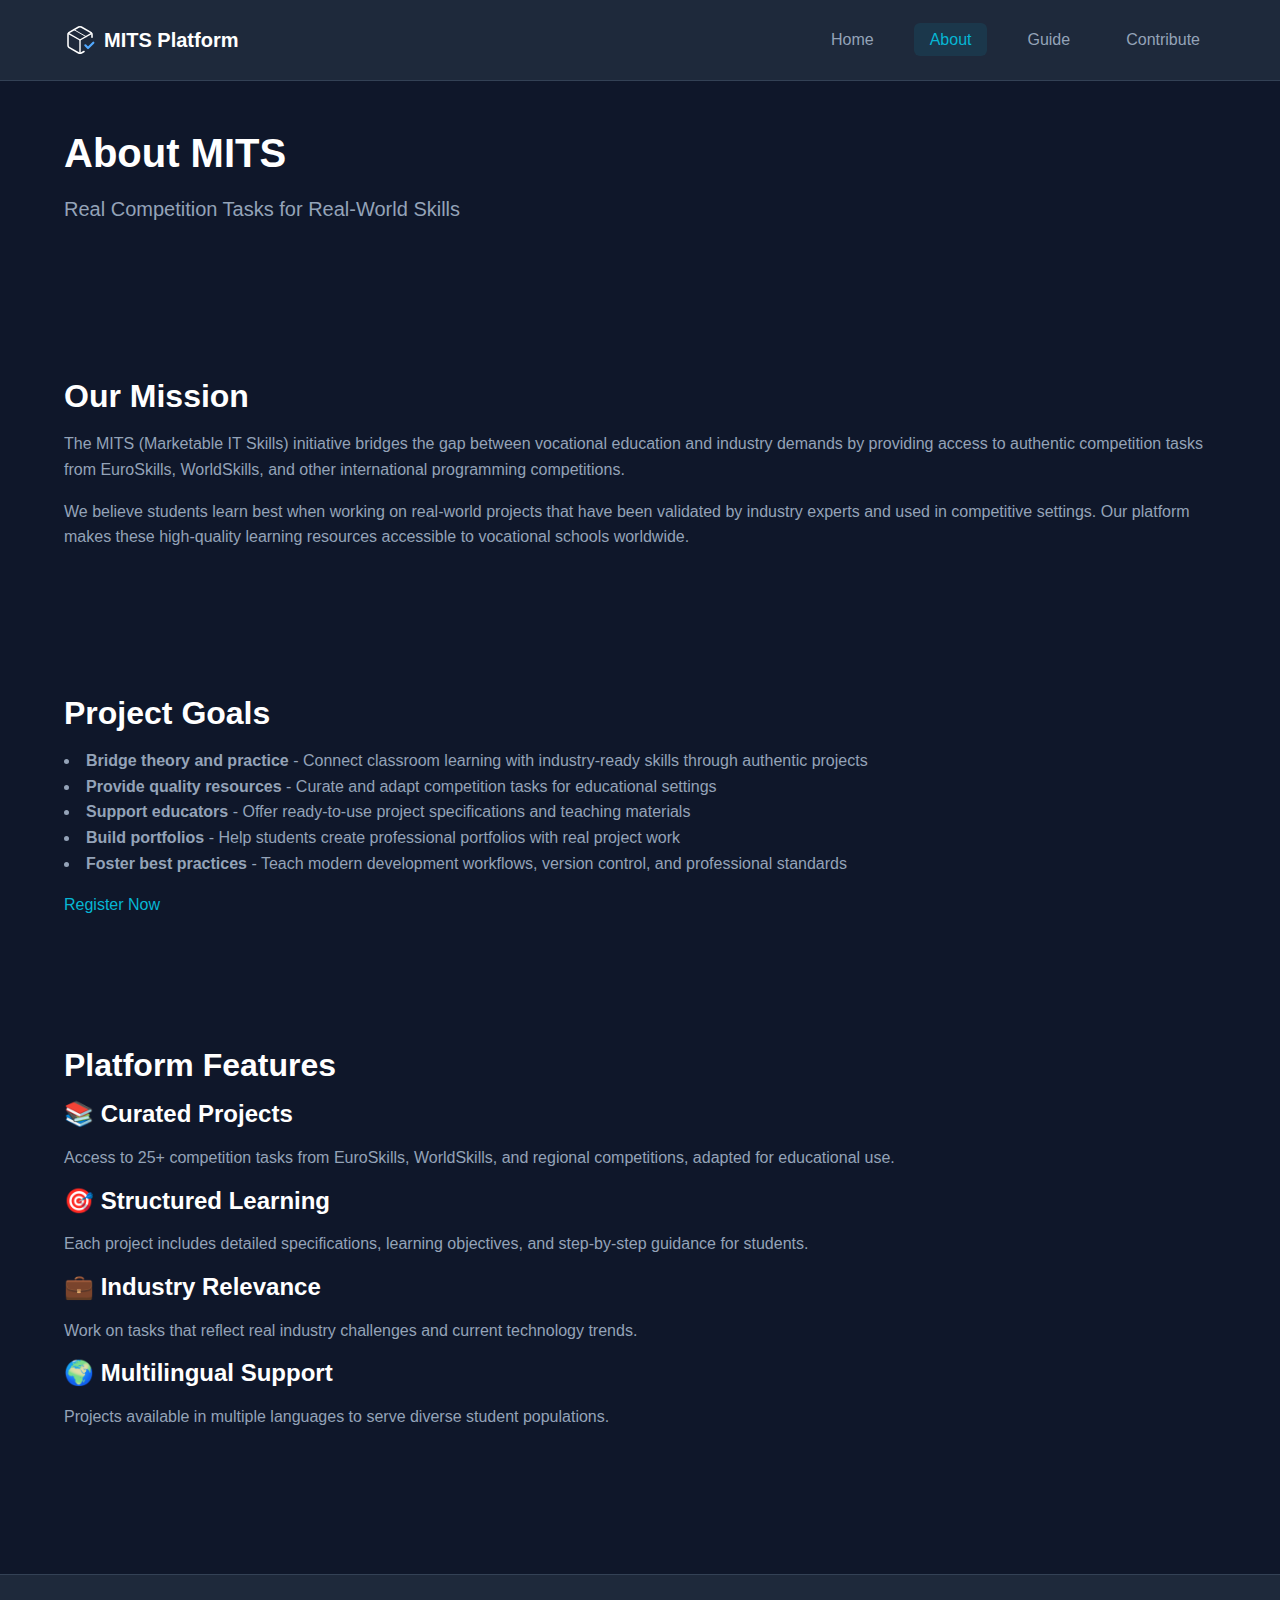
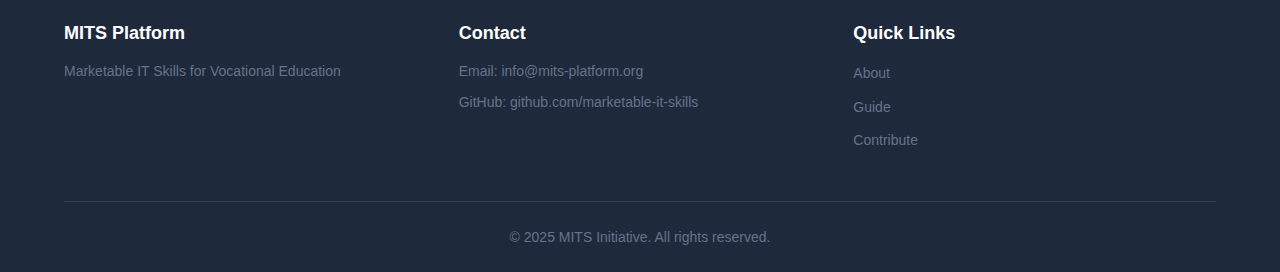
<file: module-2/solution/about.html>
<!DOCTYPE html>
<html lang="en">
  <head>
    <meta charset="UTF-8" />
    <meta name="viewport" content="width=device-width, initial-scale=1.0" />
    <meta
      name="description"
      content="Learn about the MITS platform and our mission"
    />
    <title>About MITS - Marketable IT Skills Platform</title>

    <!-- CSS Files -->
    <link rel="stylesheet" href="css/base.css" />
    <link rel="stylesheet" href="css/layout.css" />
    <link rel="stylesheet" href="css/about.css" />
  </head>
  <body>
    <!-- Header with Navigation -->
    <header>
      <div class="container">
        <div class="logo">
          <img src="assets/images/logo-dark.svg" alt="MITS Logo" class="logo-icon" />
          <span>MITS Platform</span>
        </div>
        <nav>
          <ul>
            <li><a href="index.html">Home</a></li>
            <li><a href="about.html" class="active">About</a></li>
            <li><a href="guide.html">Guide</a></li>
            <li><a href="contribute.html">Contribute</a></li>
          </ul>
        </nav>
      </div>
    </header>

    <!-- Main Content -->
    <main>
      <!-- Page Title Section -->
      <section class="page-title">
        <div class="container">
          <h1>About MITS</h1>
          <p class="subtitle">
            Real Competition Tasks for Real-World Skills
          </p>
        </div>
      </section>

      <!-- Mission Section -->
      <section class="mission">
        <div class="container">
          <h2>Our Mission</h2>
          <p>
            The MITS (Marketable IT Skills) initiative bridges the gap between
            vocational education and industry demands by providing access to
            authentic competition tasks from EuroSkills, WorldSkills, and other
            international programming competitions.
          </p>
          <p>
            We believe students learn best when working on real-world projects
            that have been validated by industry experts and used in competitive
            settings. Our platform makes these high-quality learning resources
            accessible to vocational schools worldwide.
          </p>
        </div>
      </section>

      <!-- Project Goals Section -->
      <section class="goals">
        <div class="container">
          <h2>Project Goals</h2>
          <ul class="goals-list">
            <li>
              <strong>Bridge theory and practice</strong> - Connect classroom
              learning with industry-ready skills through authentic projects
            </li>
            <li>
              <strong>Provide quality resources</strong> - Curate and adapt
              competition tasks for educational settings
            </li>
            <li>
              <strong>Support educators</strong> - Offer ready-to-use project
              specifications and teaching materials
            </li>
            <li>
              <strong>Build portfolios</strong> - Help students create
              professional portfolios with real project work
            </li>
            <li>
              <strong>Foster best practices</strong> - Teach modern development
              workflows, version control, and professional standards
            </li>
          </ul>
          <a href="guide.html" class="btn">Register Now</a>
        </div>
      </section>

      <!-- Platform Features Section -->
      <section class="features">
        <div class="container">
          <h2>Platform Features</h2>
          <div class="features-grid">
            <div class="feature">
              <h3>📚 Curated Projects</h3>
              <p>
                Access to 25+ competition tasks from EuroSkills, WorldSkills,
                and regional competitions, adapted for educational use.
              </p>
            </div>

            <div class="feature">
              <h3>🎯 Structured Learning</h3>
              <p>
                Each project includes detailed specifications, learning
                objectives, and step-by-step guidance for students.
              </p>
            </div>

            <div class="feature">
              <h3>💼 Industry Relevance</h3>
              <p>
                Work on tasks that reflect real industry challenges and current
                technology trends.
              </p>
            </div>

            <div class="feature">
              <h3>🌍 Multilingual Support</h3>
              <p>
                Projects available in multiple languages to serve diverse
                student populations.
              </p>
            </div>
          </div>
        </div>
      </section>
    </main>

    <!-- Footer -->
    <footer>
      <div class="container">
        <div class="footer-content">
          <div class="footer-section">
            <h4>MITS Platform</h4>
            <p>Marketable IT Skills for Vocational Education</p>
          </div>

          <div class="footer-section">
            <h4>Contact</h4>
            <p>Email: info@mits-platform.org</p>
            <p>GitHub: github.com/marketable-it-skills</p>
          </div>

          <div class="footer-section">
            <h4>Quick Links</h4>
            <ul>
              <li><a href="about.html">About</a></li>
              <li><a href="guide.html">Guide</a></li>
              <li><a href="contribute.html">Contribute</a></li>
            </ul>
          </div>
        </div>

        <div class="footer-bottom">
          <p>&copy; 2025 MITS Initiative. All rights reserved.</p>
        </div>
      </div>
    </footer>
  </body>
</html>
</file>
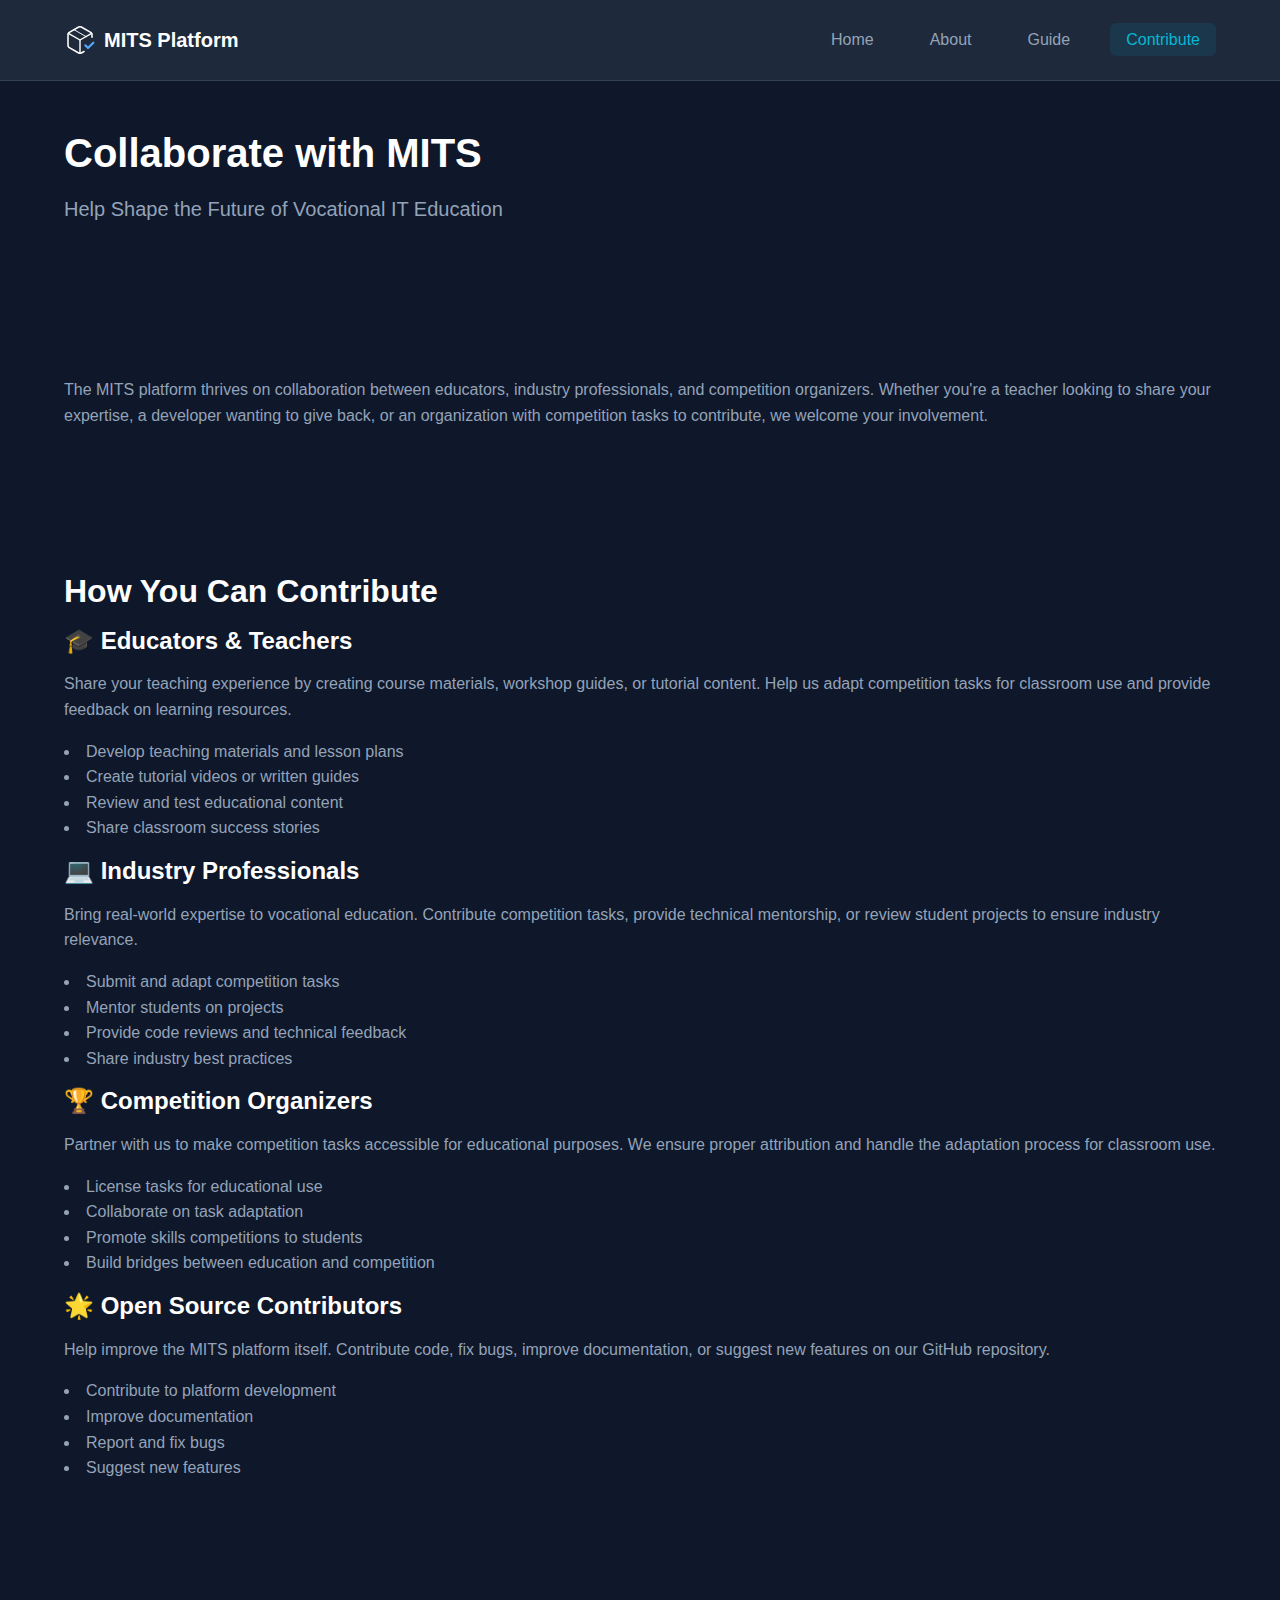
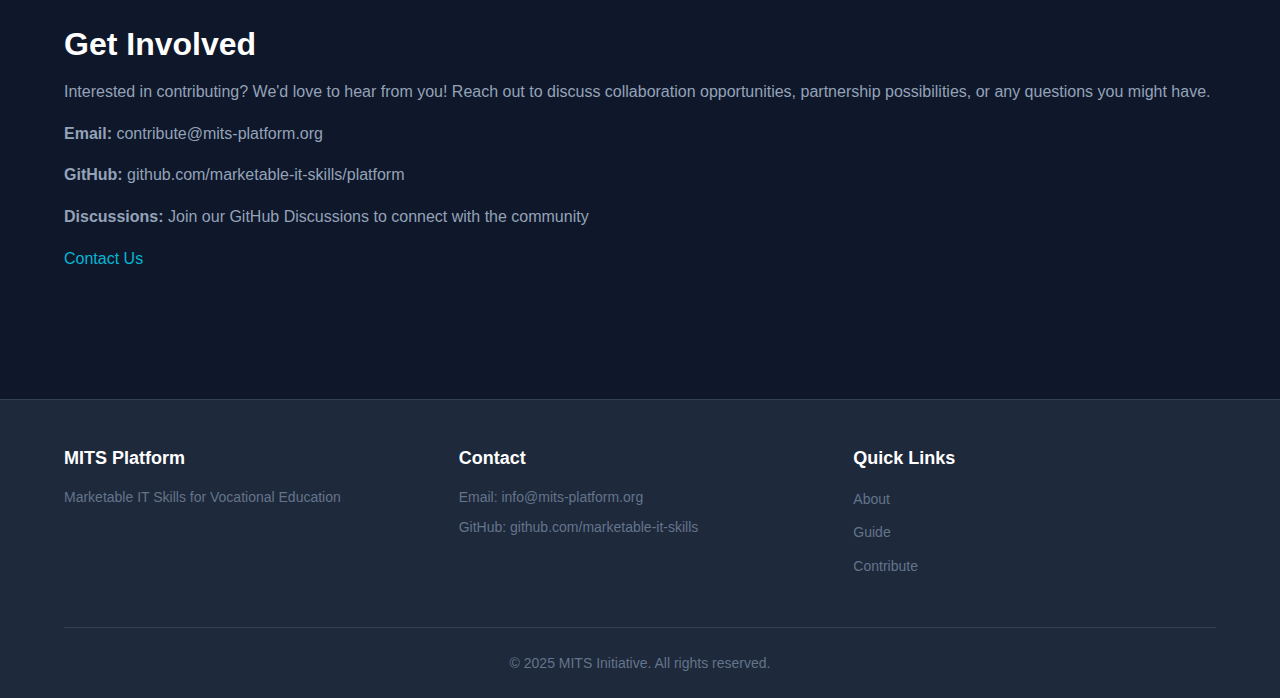
<file: module-2/solution/contribute.html>
<!DOCTYPE html>
<html lang="en">
  <head>
    <meta charset="UTF-8" />
    <meta name="viewport" content="width=device-width, initial-scale=1.0" />
    <meta
      name="description"
      content="Collaborate with MITS - Contribute to vocational IT education"
    />
    <title>Collaborate - MITS Platform</title>

    <!-- CSS Files -->
    <link rel="stylesheet" href="css/base.css" />
    <link rel="stylesheet" href="css/layout.css" />
    <link rel="stylesheet" href="css/contribute.css" />
  </head>
  <body>
    <!-- Header with Navigation -->
    <header>
      <div class="container">
        <div class="logo">
          <img src="assets/images/logo-dark.svg" alt="MITS Logo" class="logo-icon" />
          <span>MITS Platform</span>
        </div>
        <nav>
          <ul>
            <li><a href="index.html">Home</a></li>
            <li><a href="about.html">About</a></li>
            <li><a href="guide.html">Guide</a></li>
            <li><a href="contribute.html" class="active">Contribute</a></li>
          </ul>
        </nav>
      </div>
    </header>

    <!-- Main Content -->
    <main>
      <!-- Page Title Section -->
      <section class="page-title">
        <div class="container">
          <h1>Collaborate with MITS</h1>
          <p class="subtitle">
            Help Shape the Future of Vocational IT Education
          </p>
        </div>
      </section>

      <!-- Introduction Section -->
      <section class="intro">
        <div class="container">
          <p>
            The MITS platform thrives on collaboration between educators,
            industry professionals, and competition organizers. Whether you're a
            teacher looking to share your expertise, a developer wanting to give
            back, or an organization with competition tasks to contribute, we
            welcome your involvement.
          </p>
        </div>
      </section>

      <!-- Contribution Opportunities Section -->
      <section class="opportunities">
        <div class="container">
          <h2>How You Can Contribute</h2>

          <div class="opportunity">
            <h3>🎓 Educators & Teachers</h3>
            <p>
              Share your teaching experience by creating course materials,
              workshop guides, or tutorial content. Help us adapt competition
              tasks for classroom use and provide feedback on learning
              resources.
            </p>
            <ul>
              <li>Develop teaching materials and lesson plans</li>
              <li>Create tutorial videos or written guides</li>
              <li>Review and test educational content</li>
              <li>Share classroom success stories</li>
            </ul>
          </div>

          <div class="opportunity">
            <h3>💻 Industry Professionals</h3>
            <p>
              Bring real-world expertise to vocational education. Contribute
              competition tasks, provide technical mentorship, or review student
              projects to ensure industry relevance.
            </p>
            <ul>
              <li>Submit and adapt competition tasks</li>
              <li>Mentor students on projects</li>
              <li>Provide code reviews and technical feedback</li>
              <li>Share industry best practices</li>
            </ul>
          </div>

          <div class="opportunity">
            <h3>🏆 Competition Organizers</h3>
            <p>
              Partner with us to make competition tasks accessible for
              educational purposes. We ensure proper attribution and handle the
              adaptation process for classroom use.
            </p>
            <ul>
              <li>License tasks for educational use</li>
              <li>Collaborate on task adaptation</li>
              <li>Promote skills competitions to students</li>
              <li>Build bridges between education and competition</li>
            </ul>
          </div>

          <div class="opportunity">
            <h3>🌟 Open Source Contributors</h3>
            <p>
              Help improve the MITS platform itself. Contribute code, fix bugs,
              improve documentation, or suggest new features on our GitHub
              repository.
            </p>
            <ul>
              <li>Contribute to platform development</li>
              <li>Improve documentation</li>
              <li>Report and fix bugs</li>
              <li>Suggest new features</li>
            </ul>
          </div>
        </div>
      </section>

      <!-- Get Involved Section -->
      <section class="get-involved">
        <div class="container">
          <h2>Get Involved</h2>
          <p>
            Interested in contributing? We'd love to hear from you! Reach out to
            discuss collaboration opportunities, partnership possibilities, or
            any questions you might have.
          </p>

          <div class="contact-info">
            <p><strong>Email:</strong> contribute@mits-platform.org</p>
            <p>
              <strong>GitHub:</strong> github.com/marketable-it-skills/platform
            </p>
            <p>
              <strong>Discussions:</strong> Join our GitHub Discussions to
              connect with the community
            </p>
          </div>

          <a href="#" class="btn btn-primary">Contact Us</a>
        </div>
      </section>
    </main>

    <!-- Footer -->
    <footer>
      <div class="container">
        <div class="footer-content">
          <div class="footer-section">
            <h4>MITS Platform</h4>
            <p>Marketable IT Skills for Vocational Education</p>
          </div>

          <div class="footer-section">
            <h4>Contact</h4>
            <p>Email: info@mits-platform.org</p>
            <p>GitHub: github.com/marketable-it-skills</p>
          </div>

          <div class="footer-section">
            <h4>Quick Links</h4>
            <ul>
              <li><a href="about.html">About</a></li>
              <li><a href="guide.html">Guide</a></li>
              <li><a href="contribute.html">Contribute</a></li>
            </ul>
          </div>
        </div>

        <div class="footer-bottom">
          <p>&copy; 2025 MITS Initiative. All rights reserved.</p>
        </div>
      </div>
    </footer>
  </body>
</html>
</file>
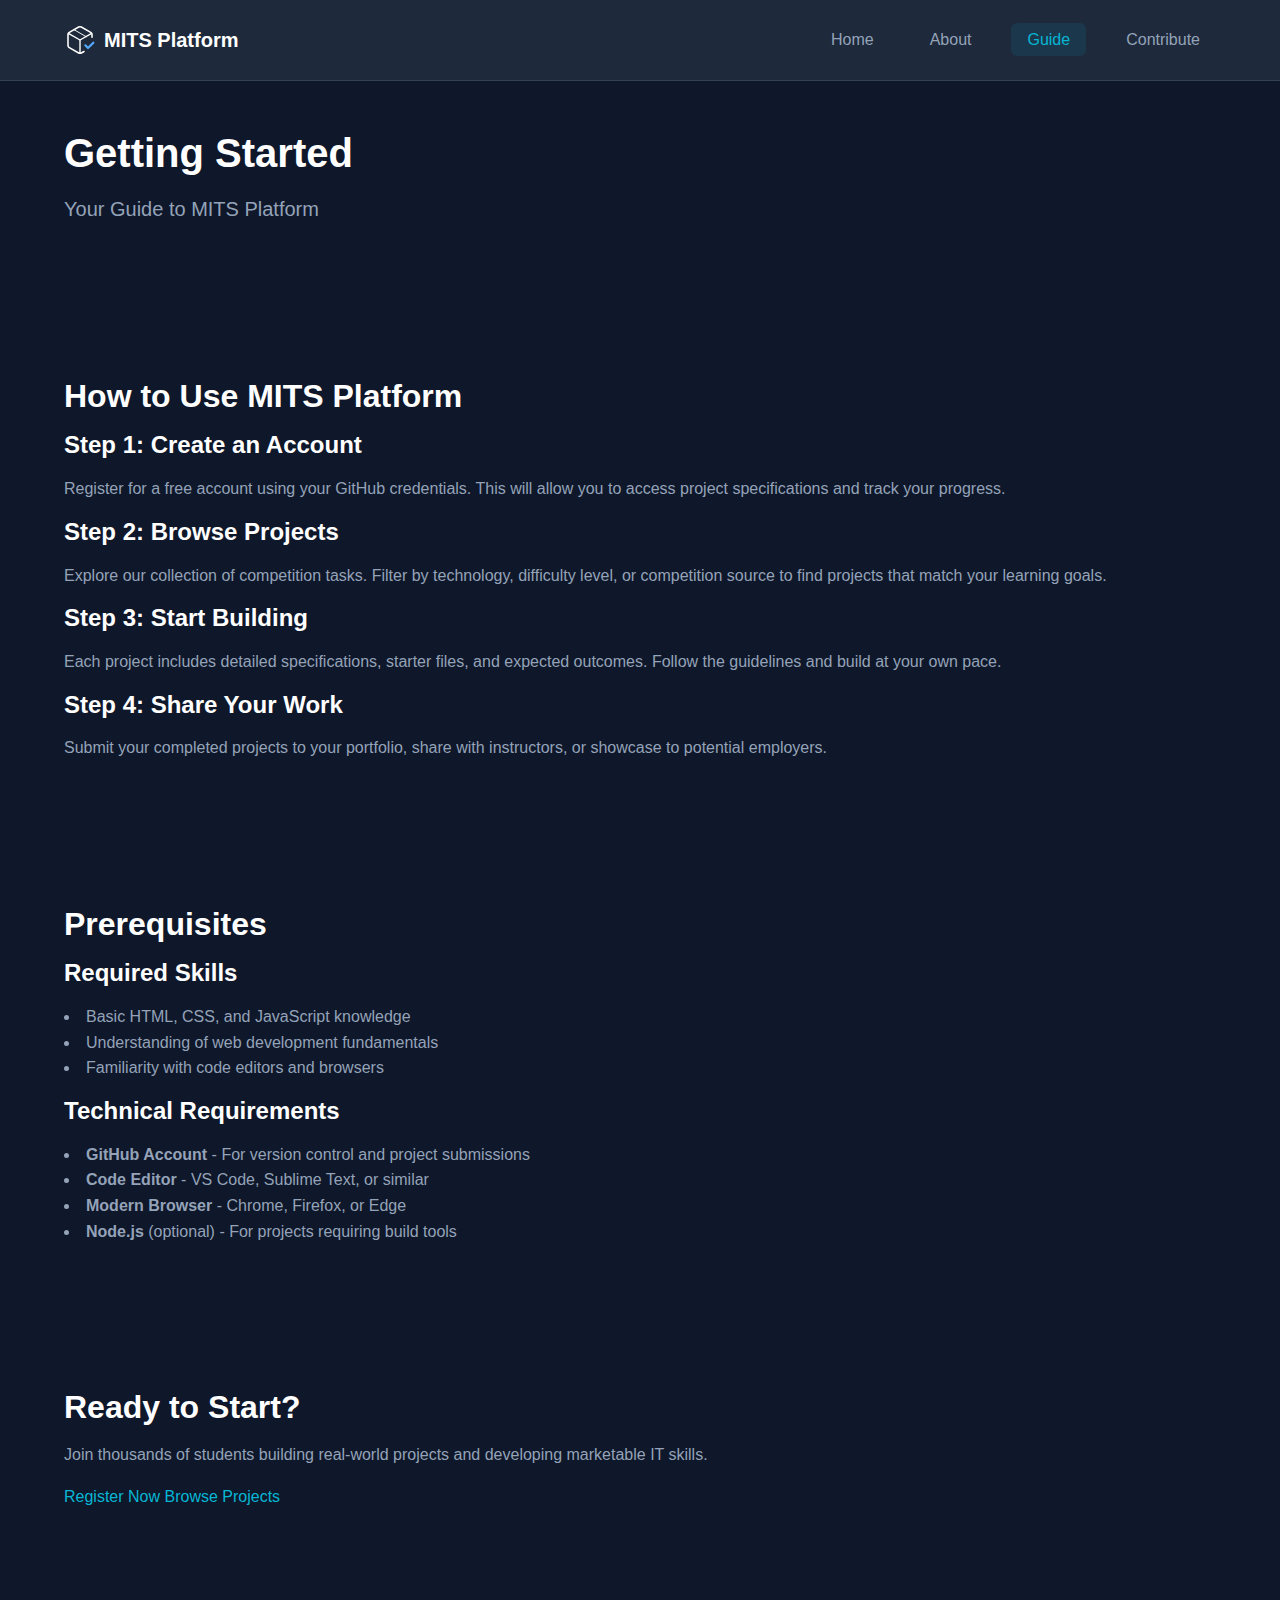
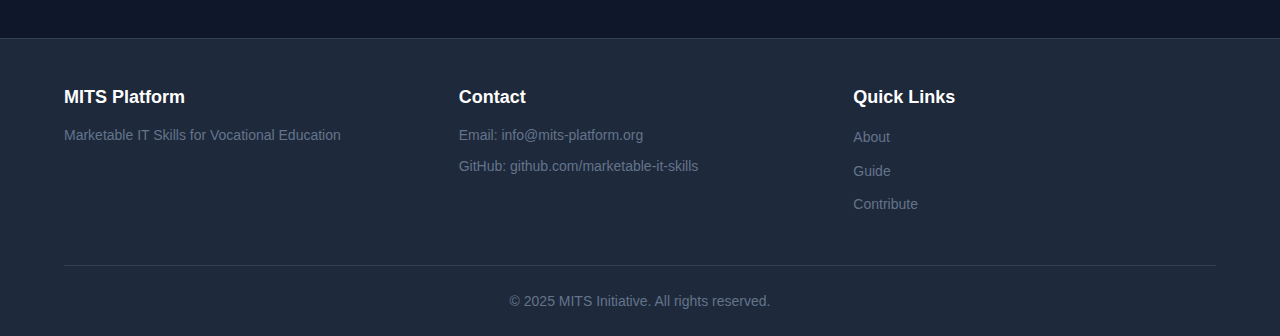
<file: module-2/solution/guide.html>
<!DOCTYPE html>
<html lang="en">
  <head>
    <meta charset="UTF-8" />
    <meta name="viewport" content="width=device-width, initial-scale=1.0" />
    <meta
      name="description"
      content="Getting started with MITS platform - Registration and user guide"
    />
    <title>Getting Started - MITS Platform</title>

    <!-- CSS Files -->
    <link rel="stylesheet" href="css/base.css" />
    <link rel="stylesheet" href="css/layout.css" />
    <link rel="stylesheet" href="css/guide.css" />
  </head>
  <body>
    <!-- Header with Navigation -->
    <header>
      <div class="container">
        <div class="logo">
          <img src="assets/images/logo-dark.svg" alt="MITS Logo" class="logo-icon" />
          <span>MITS Platform</span>
        </div>
        <nav>
          <ul>
            <li><a href="index.html">Home</a></li>
            <li><a href="about.html">About</a></li>
            <li><a href="guide.html" class="active">Guide</a></li>
            <li><a href="contribute.html">Contribute</a></li>
          </ul>
        </nav>
      </div>
    </header>

    <!-- Main Content -->
    <main>
      <!-- Page Title Section -->
      <section class="page-title">
        <div class="container">
          <h1>Getting Started</h1>
          <p class="subtitle">Your Guide to MITS Platform</p>
        </div>
      </section>

      <!-- How to Use Section -->
      <section class="how-to-use">
        <div class="container">
          <h2>How to Use MITS Platform</h2>

          <div class="step">
            <h3>Step 1: Create an Account</h3>
            <p>
              Register for a free account using your GitHub credentials. This
              will allow you to access project specifications and track your
              progress.
            </p>
          </div>

          <div class="step">
            <h3>Step 2: Browse Projects</h3>
            <p>
              Explore our collection of competition tasks. Filter by technology,
              difficulty level, or competition source to find projects that
              match your learning goals.
            </p>
          </div>

          <div class="step">
            <h3>Step 3: Start Building</h3>
            <p>
              Each project includes detailed specifications, starter files, and
              expected outcomes. Follow the guidelines and build at your own
              pace.
            </p>
          </div>

          <div class="step">
            <h3>Step 4: Share Your Work</h3>
            <p>
              Submit your completed projects to your portfolio, share with
              instructors, or showcase to potential employers.
            </p>
          </div>
        </div>
      </section>

      <!-- Prerequisites Section -->
      <section class="prerequisites">
        <div class="container">
          <h2>Prerequisites</h2>

          <h3>Required Skills</h3>
          <ul>
            <li>Basic HTML, CSS, and JavaScript knowledge</li>
            <li>Understanding of web development fundamentals</li>
            <li>Familiarity with code editors and browsers</li>
          </ul>

          <h3>Technical Requirements</h3>
          <ul>
            <li>
              <strong>GitHub Account</strong> - For version control and project
              submissions
            </li>
            <li>
              <strong>Code Editor</strong> - VS Code, Sublime Text, or similar
            </li>
            <li><strong>Modern Browser</strong> - Chrome, Firefox, or Edge</li>
            <li>
              <strong>Node.js</strong> (optional) - For projects requiring build
              tools
            </li>
          </ul>
        </div>
      </section>

      <!-- Call-to-Action Section -->
      <section class="cta">
        <div class="container">
          <h2>Ready to Start?</h2>
          <p>
            Join thousands of students building real-world projects and
            developing marketable IT skills.
          </p>
          <div class="cta-buttons">
            <a href="#" class="btn btn-primary">Register Now</a>
            <a href="index.html" class="btn btn-secondary">Browse Projects</a>
          </div>
        </div>
      </section>
    </main>

    <!-- Footer -->
    <footer>
      <div class="container">
        <div class="footer-content">
          <div class="footer-section">
            <h4>MITS Platform</h4>
            <p>Marketable IT Skills for Vocational Education</p>
          </div>

          <div class="footer-section">
            <h4>Contact</h4>
            <p>Email: info@mits-platform.org</p>
            <p>GitHub: github.com/marketable-it-skills</p>
          </div>

          <div class="footer-section">
            <h4>Quick Links</h4>
            <ul>
              <li><a href="about.html">About</a></li>
              <li><a href="guide.html">Guide</a></li>
              <li><a href="contribute.html">Contribute</a></li>
            </ul>
          </div>
        </div>

        <div class="footer-bottom">
          <p>&copy; 2025 MITS Initiative. All rights reserved.</p>
        </div>
      </div>
    </footer>
  </body>
</html>
</file>
<file: module-1/solution/css/base.css>
/* This file is intentionally empty in Module 1.
   CSS implementation will be added in Module 2. */
</file>
<file: module-1/solution/css/layout.css>
/* This file is intentionally empty in Module 1.
   CSS implementation will be added in Module 2. */
</file>
<file: module-1/solution/css/index.css>
/* This file is intentionally empty in Module 1.
   Page-specific CSS will be added in Module 3. */
</file>
<file: module-2/solution/css/layout.css>
/* ==========================================
   LAYOUT - STRUCTURAL STYLES
   ========================================== */

/* Container */
.container {
  max-width: var(--container-max-width);
  margin: 0 auto;
  padding: 0 var(--spacing-md);
}

/* Header */
header {
  background-color: var(--color-bg-secondary);
  padding: var(--spacing-md) 0;
  border-bottom: 1px solid var(--color-bg-tertiary);
  position: sticky;
  top: 0;
  z-index: 100;
}

header .container {
  display: flex;
  justify-content: space-between;
  align-items: center;
}

/* Logo */
.logo {
  display: flex;
  align-items: center;
  gap: var(--spacing-xs);
  font-size: 1.25rem;
  font-weight: 700;
  color: var(--color-text-primary);
}

.logo-icon {
  width: 2rem;
  height: 2rem;
  display: block;
}

/* Navigation */
nav ul {
  display: flex;
  gap: var(--spacing-md);
  list-style: none;
  margin: 0;
}

nav a {
  color: var(--color-text-secondary);
  font-weight: 500;
  padding: var(--spacing-xs) var(--spacing-sm);
  border-radius: var(--radius-sm);
  transition: all 0.2s ease;
}

nav a:hover {
  color: var(--color-text-primary);
  background-color: var(--color-bg-tertiary);
}

nav a.active {
  color: var(--color-accent);
  background-color: rgba(6, 182, 212, 0.1);
}

/* Footer */
footer {
  background-color: var(--color-bg-secondary);
  padding: var(--spacing-xl) 0 var(--spacing-md);
  margin-top: var(--spacing-2xl);
  border-top: 1px solid var(--color-bg-tertiary);
}

.footer-content {
  display: grid;
  grid-template-columns: repeat(auto-fit, minmax(250px, 1fr));
  gap: var(--spacing-lg);
  margin-bottom: var(--spacing-lg);
}

.footer-section h4 {
  color: var(--color-text-primary);
  margin-bottom: var(--spacing-sm);
  font-size: 1.125rem;
}

.footer-section p {
  color: var(--color-text-tertiary);
  font-size: 0.875rem;
  margin-bottom: var(--spacing-xs);
}

.footer-section ul {
  list-style: none;
}

.footer-section ul li {
  margin-bottom: var(--spacing-xs);
}

.footer-section a {
  color: var(--color-text-tertiary);
  font-size: 0.875rem;
  transition: color 0.2s ease;
}

.footer-section a:hover {
  color: var(--color-accent);
}

.footer-bottom {
  text-align: center;
  padding-top: var(--spacing-md);
  border-top: 1px solid var(--color-bg-tertiary);
}

.footer-bottom p {
  color: var(--color-text-tertiary);
  font-size: 0.875rem;
  margin: 0;
}

/* Main Content */
main {
  min-height: 50vh;
}

/* Sections */
section {
  padding: var(--spacing-2xl) 0;
}

/* Remove excessive padding from first section */
section:first-child {
  padding-top: var(--spacing-xl);
}
</file>
<file: module-2/solution/css/index.css>
/* This file is intentionally empty in Module 1.
   Page-specific CSS will be added in Module 3. */
</file>
<file: module-3/solution/css/layout.css>
/* ==========================================
   LAYOUT - STRUCTURAL STYLES
   ========================================== */

/* Container */
.container {
  max-width: var(--container-max-width);
  margin: 0 auto;
  padding: 0 var(--spacing-md);
}

/* Header */
header {
  background-color: var(--color-bg-secondary);
  padding: var(--spacing-md) 0;
  border-bottom: 1px solid var(--color-bg-tertiary);
  position: sticky;
  top: 0;
  z-index: 100;
}

header .container {
  display: flex;
  justify-content: space-between;
  align-items: center;
}

/* Logo */
.logo {
  display: flex;
  align-items: center;
  gap: var(--spacing-xs);
  font-size: 1.25rem;
  font-weight: 700;
  color: var(--color-text-primary);
}

.logo-icon {
  width: 2rem;
  height: 2rem;
  display: block;
}

/* Navigation */
nav ul {
  display: flex;
  gap: var(--spacing-md);
  list-style: none;
  margin: 0;
}

nav a {
  color: var(--color-text-secondary);
  font-weight: 500;
  padding: var(--spacing-xs) var(--spacing-sm);
  border-radius: var(--radius-sm);
  transition: all 0.2s ease;
}

nav a:hover {
  color: var(--color-text-primary);
  background-color: var(--color-bg-tertiary);
}

nav a.active {
  color: var(--color-accent);
  background-color: rgba(6, 182, 212, 0.1);
}

/* Footer */
footer {
  background-color: var(--color-bg-secondary-dark);
  padding: var(--spacing-xl) 0 var(--spacing-md);
  border-top: 1px solid var(--color-bg-tertiary);
}

.footer-content {
  display: grid;
  grid-template-columns: repeat(auto-fit, minmax(250px, 1fr));
  gap: var(--spacing-lg);
  margin-bottom: var(--spacing-lg);
}

.footer-section h4 {
  color: var(--color-text-primary);
  margin-bottom: var(--spacing-sm);
  font-size: 1.125rem;
}

.footer-section p {
  color: var(--color-text-tertiary);
  font-size: 0.875rem;
  margin-bottom: var(--spacing-xs);
}

.footer-section ul {
  list-style: none;
}

.footer-section ul li {
  margin-bottom: var(--spacing-xs);
}

.footer-section a {
  color: var(--color-text-tertiary);
  font-size: 0.875rem;
  transition: color 0.2s ease;
}

.footer-section a:hover {
  color: var(--color-accent);
}

.footer-bottom {
  text-align: center;
  padding-top: var(--spacing-md);
  border-top: 1px solid var(--color-bg-tertiary);
}

.footer-bottom p {
  color: var(--color-text-tertiary);
  font-size: 0.875rem;
  margin: 0;
}

/* Main Content */
main {
  min-height: 50vh;
}

/* Sections */
section {
  padding: var(--spacing-2xl) 0;
}

/* Remove excessive padding from first section */
section:first-child {
  padding-top: var(--spacing-xl);
}
</file>
<file: module-3/solution/css/index.css>
/* ==========================================
   HOME PAGE SPECIFIC STYLES (index.css)
   Module 3: Home Page Styling
   ========================================== */

/* ==========================================
   HERO SECTION
   ========================================== */

.hero {
  background-image: linear-gradient(
      135deg,
      rgba(15, 23, 42, 0.85) 0%,
      rgba(30, 41, 59, 0.75) 100%
    ),
    url("../assets/images/mits-hero-image.webp");
  background-size: cover;
  background-position: center;
  background-repeat: no-repeat;
  padding: 8rem 0;
  text-align: center;
  position: relative;
}

.hero h1 {
  font-size: 3rem; /* 48px */
  font-weight: 700;
  margin-bottom: 1.5rem;
  line-height: 1.1;
}

.hero .subtitle {
  font-size: 1.25rem; /* 20px */
  margin-bottom: 2rem;
  color: var(--color-text-secondary);
}

.hero .btn {
  margin-top: 1rem;
}

/* ==========================================
   INTRODUCTION SECTION
   ========================================== */

.intro {
  background-color: var(--color-bg-secondary); /* slate-800 */
  padding: var(--spacing-2xl) 0; /* 64px top/bottom */
  text-align: center;
}

.intro h2 {
  margin-bottom: var(--spacing-md); /* 24px */
}

.intro p {
  font-size: 1rem;
  line-height: 1.7;
  margin-bottom: var(--spacing-md);
  max-width: 800px;
  margin-left: auto;
  margin-right: auto;
}

.intro .btn {
  margin-top: var(--spacing-md); /* 24px */
}

/* ==========================================
   FEATURED PROJECTS SECTION
   ========================================== */

.featured-projects {
  padding: var(--spacing-2xl) 0; /* 64px top/bottom */
}

.featured-projects h2 {
  text-align: center;
  margin-bottom: var(--spacing-xl); /* 48px */
}

/* Projects grid layout */
.projects-grid {
  display: grid;
  grid-template-columns: repeat(3, 1fr);
  gap: var(--spacing-lg); /* 32px */
  margin-bottom: var(--spacing-xl); /* 48px */
}

/* Individual project card */
.project-card {
  background-color: var(--color-bg-secondary); /* slate-800 */
  border: 1px solid var(--color-bg-tertiary); /* slate-700 */
  border-radius: var(--radius-lg); /* 12px */
  padding: var(--spacing-md); /* 24px */
  transition: all 0.3s ease;
}

.project-card:hover {
  background-color: var(--color-bg-tertiary); /* slate-700 */
  transform: translateY(-4px);
  box-shadow: 0 8px 24px rgba(0, 0, 0, 0.3);
}

/* Card headings */
.project-card h3 {
  font-size: 1.125rem; /* 18px */
  margin-bottom: var(--spacing-xs); /* 8px */
  color: var(--color-text-primary); /* white */
}

.card-subtitle {
  font-size: 0.875rem; /* 14px */
  color: var(--color-text-tertiary); /* slate-500 */
  margin-bottom: var(--spacing-sm); /* 16px */
}

/* Badges container */
.badges {
  display: flex;
  gap: var(--spacing-xs); /* 8px */
  margin-bottom: var(--spacing-sm); /* 16px */
  flex-wrap: wrap;
}

/* Badge styles */
.badge {
  display: inline-block;
  background-color: rgba(59, 130, 246, 0.2); /* blue with 20% opacity */
  color: rgb(96, 165, 250); /* light blue */
  padding: 0.25rem 0.75rem; /* 4px 12px */
  border-radius: var(--radius-sm); /* 6px */
  font-size: 0.75rem; /* 12px */
  font-weight: 500;
}

.badge-lang {
  display: inline-block;
  background-color: rgba(34, 197, 94, 0.2); /* green with 20% opacity */
  color: rgb(134, 239, 172); /* light green */
  padding: 0.25rem 0.75rem;
  border-radius: var(--radius-sm);
  font-size: 0.75rem;
  font-weight: 500;
}

/* Tags container */
.tags {
  display: flex;
  flex-wrap: wrap;
  gap: 0.5rem; /* 8px */
  margin: var(--spacing-sm) 0; /* 16px top/bottom */
}

/* Individual tags */
.tag {
  display: inline-block;
  background-color: rgba(6, 182, 212, 0.15); /* cyan with 15% opacity */
  color: var(--color-accent); /* cyan-500 */
  padding: 0.25rem 0.625rem; /* 4px 10px */
  border-radius: var(--radius-sm); /* 6px */
  font-size: 0.75rem; /* 12px */
  font-weight: 500;
}

/* Card description text */
.card-description {
  font-size: 0.875rem; /* 14px */
  line-height: 1.6;
  color: var(--color-text-secondary); /* slate-400 */
  margin-top: var(--spacing-sm); /* 16px */
  margin-bottom: 0;
}

/* ==========================================
   CTA BUTTONS SECTION
   ========================================== */

.cta-buttons {
  display: flex;
  justify-content: center;
  gap: var(--spacing-sm); /* 16px */
  flex-wrap: wrap;
  margin-top: var(--spacing-xl); /* 48px */
}

/* ==========================================
   COLLABORATION SECTION
   ========================================== */

.collaboration {
  background-color: var(--color-bg-secondary); /* slate-800 */
  padding: var(--spacing-2xl) 0; /* 64px top/bottom */
  margin-top: var(--spacing-2xl); /* 64px */
  text-align: center;
}

.collaboration h2 {
  margin-bottom: var(--spacing-md); /* 24px */
}

.collaboration p {
  font-size: 1rem;
  line-height: 1.7;
  margin-bottom: var(--spacing-lg); /* 32px */
  max-width: 800px;
  margin-left: auto;
  margin-right: auto;
}

.collaboration .btn {
  margin-top: var(--spacing-sm); /* 16px */
}
</file>
<file: module-1/solution/css/about.css>
/* This file is intentionally empty in Module 1.
   Page-specific CSS will be added in Module 3. */
</file>
<file: module-1/solution/css/contribute.css>
/* This file is intentionally empty in Module 1.
   Page-specific CSS will be added in Module 3. */
</file>
<file: module-1/solution/css/guide.css>
/* This file is intentionally empty in Module 1.
   Page-specific CSS will be added in Module 3. */
</file>
<file: module-2/solution/css/about.css>
/* This file is intentionally empty in Module 1.
   Page-specific CSS will be added in Module 3. */
</file>
<file: module-2/solution/css/contribute.css>
/* This file is intentionally empty in Module 1.
   Page-specific CSS will be added in Module 3. */
</file>
<file: module-2/solution/css/guide.css>
/* This file is intentionally empty in Module 1.
   Page-specific CSS will be added in Module 3. */
</file>
<file: module-2/solution/css/base.css>
/* ==========================================
   CSS RESET & BASE STYLES
   ========================================== */

/* Box Model Fix */
*,
*::before,
*::after {
  box-sizing: border-box;
  margin: 0;
  padding: 0;
}

/* CSS Custom Properties (Variables) */
:root {
  /* Colors - Dark Theme */
  --color-bg-primary: #0f172a; /* slate-900 - main background */
  --color-bg-secondary: #1e293b; /* slate-800 - card background */
  --color-bg-tertiary: #334155; /* slate-700 - subtle borders */

  --color-text-primary: #ffffff; /* white - headings */
  --color-text-secondary: #94a3b8; /* slate-400 - body text */
  --color-text-tertiary: #64748b; /* slate-500 - muted text */

  --color-accent: #06b6d4; /* cyan-500 - primary accent */
  --color-accent-hover: #0891b2; /* cyan-600 - hover state */

  /* Spacing Scale */
  --spacing-xs: 0.5rem; /* 8px */
  --spacing-sm: 1rem; /* 16px */
  --spacing-md: 1.5rem; /* 24px */
  --spacing-lg: 2rem; /* 32px */
  --spacing-xl: 3rem; /* 48px */
  --spacing-2xl: 4rem; /* 64px */

  /* Typography */
  --font-family: -apple-system, BlinkMacSystemFont, "Segoe UI", Roboto,
    "Helvetica Neue", Arial, sans-serif;

  /* Layout */
  --container-max-width: 1200px;

  /* Border Radius */
  --radius-sm: 0.375rem; /* 6px */
  --radius-md: 0.5rem; /* 8px */
  --radius-lg: 0.75rem; /* 12px */
}

/* Base Typography */
html {
  font-size: 16px;
  -webkit-font-smoothing: antialiased;
  -moz-osx-font-smoothing: grayscale;
}

body {
  font-family: var(--font-family);
  background-color: var(--color-bg-primary);
  color: var(--color-text-secondary);
  line-height: 1.6;
  min-height: 100vh;
}

/* Headings */
h1,
h2,
h3,
h4,
h5,
h6 {
  color: var(--color-text-primary);
  font-weight: 700;
  line-height: 1.2;
  margin-bottom: var(--spacing-sm);
}

h1 {
  font-size: 2.5rem; /* 40px */
}

h2 {
  font-size: 2rem; /* 32px */
}

h3 {
  font-size: 1.5rem; /* 24px */
}

h4 {
  font-size: 1.25rem; /* 20px */
}

/* Paragraphs */
p {
  margin-bottom: var(--spacing-sm);
}

/* Links */
a {
  color: var(--color-accent);
  text-decoration: none;
  transition: color 0.2s ease;
}

a:hover {
  color: var(--color-accent-hover);
}

/* Lists */
ul,
ol {
  list-style-position: inside;
  margin-bottom: var(--spacing-sm);
}

/* Remove list styling from navigation */
nav ul {
  list-style: none;
}

/* Subtitle styling */
.subtitle {
  font-size: 1.25rem;
  color: var(--color-text-secondary);
  margin-bottom: var(--spacing-md);
}
</file>
<file: module-3/solution/css/base.css>
/* ==========================================
   CSS RESET & BASE STYLES
   ========================================== */

/* Box Model Fix */
*,
*::before,
*::after {
  box-sizing: border-box;
  margin: 0;
  padding: 0;
}

/* CSS Custom Properties (Variables) */
:root {
  /* Colors - Dark Theme */
  --color-bg-primary: #0f172a; /* slate-900 - main background */
  --color-bg-secondary: #1e293b; /* slate-800 - card background */
  --color-bg-secondary-dark: #0f172a; /* slate-900 - darker secondary background */
  --color-bg-tertiary: #334155; /* slate-700 - subtle borders */

  --color-text-primary: #ffffff; /* white - headings */
  --color-text-secondary: #94a3b8; /* slate-400 - body text */
  --color-text-tertiary: #64748b; /* slate-500 - muted text */

  --color-accent: #06b6d4; /* cyan-500 - primary accent */
  --color-accent-hover: #0891b2; /* cyan-600 - hover state */

  /* Spacing Scale */
  --spacing-xs: 0.5rem; /* 8px */
  --spacing-sm: 1rem; /* 16px */
  --spacing-md: 1.5rem; /* 24px */
  --spacing-lg: 2rem; /* 32px */
  --spacing-xl: 3rem; /* 48px */
  --spacing-2xl: 4rem; /* 64px */

  /* Typography */
  --font-family: -apple-system, BlinkMacSystemFont, "Segoe UI", Roboto,
    "Helvetica Neue", Arial, sans-serif;

  /* Layout */
  --container-max-width: 1200px;

  /* Border Radius */
  --radius-sm: 0.375rem; /* 6px */
  --radius-md: 0.5rem; /* 8px */
  --radius-lg: 0.75rem; /* 12px */
}

/* Base Typography */
html {
  font-size: 16px;
  -webkit-font-smoothing: antialiased;
  -moz-osx-font-smoothing: grayscale;
}

body {
  font-family: var(--font-family);
  background-color: var(--color-bg-primary);
  color: var(--color-text-secondary);
  line-height: 1.6;
  min-height: 100vh;
}

/* Headings */
h1,
h2,
h3,
h4,
h5,
h6 {
  color: var(--color-text-primary);
  font-weight: 700;
  line-height: 1.2;
  margin-bottom: var(--spacing-sm);
}

h1 {
  font-size: 2.5rem; /* 40px */
}

h2 {
  font-size: 2rem; /* 32px */
}

h3 {
  font-size: 1.5rem; /* 24px */
}

h4 {
  font-size: 1.25rem; /* 20px */
}

/* Paragraphs */
p {
  margin-bottom: var(--spacing-sm);
}

/* Links */
a {
  color: var(--color-accent);
  text-decoration: none;
  transition: color 0.2s ease;
}

a:hover {
  color: var(--color-accent-hover);
}

/* Lists */
ul,
ol {
  list-style-position: inside;
  margin-bottom: var(--spacing-sm);
}

/* Remove list styling from navigation */
nav ul {
  list-style: none;
}

/* Subtitle styling */
.subtitle {
  font-size: 1.25rem;
  color: var(--color-text-secondary);
  margin-bottom: var(--spacing-md);
}

/* ==========================================
   BUTTON COMPONENTS
   ========================================== */

/* Base button styles (shared by all buttons) */
.btn {
  display: inline-block;
  padding: 0.75rem 2rem;
  border-radius: var(--radius-md);
  font-weight: 600;
  font-size: 0.9375rem; /* 15px */
  text-decoration: none;
  text-align: center;
  cursor: pointer;
  transition: all 0.3s ease;
  border: none;
}

/* Primary button - main call-to-action */
.btn-primary {
  background-color: var(--color-accent);
  color: var(--color-bg-primary);
}

.btn-primary:hover {
  background-color: var(--color-accent-hover);
  color: var(--color-text-primary);
  transform: translateY(-2px);
  box-shadow: 0 4px 12px rgba(6, 182, 212, 0.4);
}

/* Secondary button - alternative action */
.btn-secondary {
  background-color: transparent;
  color: var(--color-accent);
  border: 2px solid var(--color-accent);
}

.btn-secondary:hover {
  background-color: rgba(6, 182, 212, 0.1);
  color: var(--color-text-primary);
  transform: translateY(-2px);
  box-shadow: 0 4px 12px rgba(6, 182, 212, 0.4);
}
</file>
